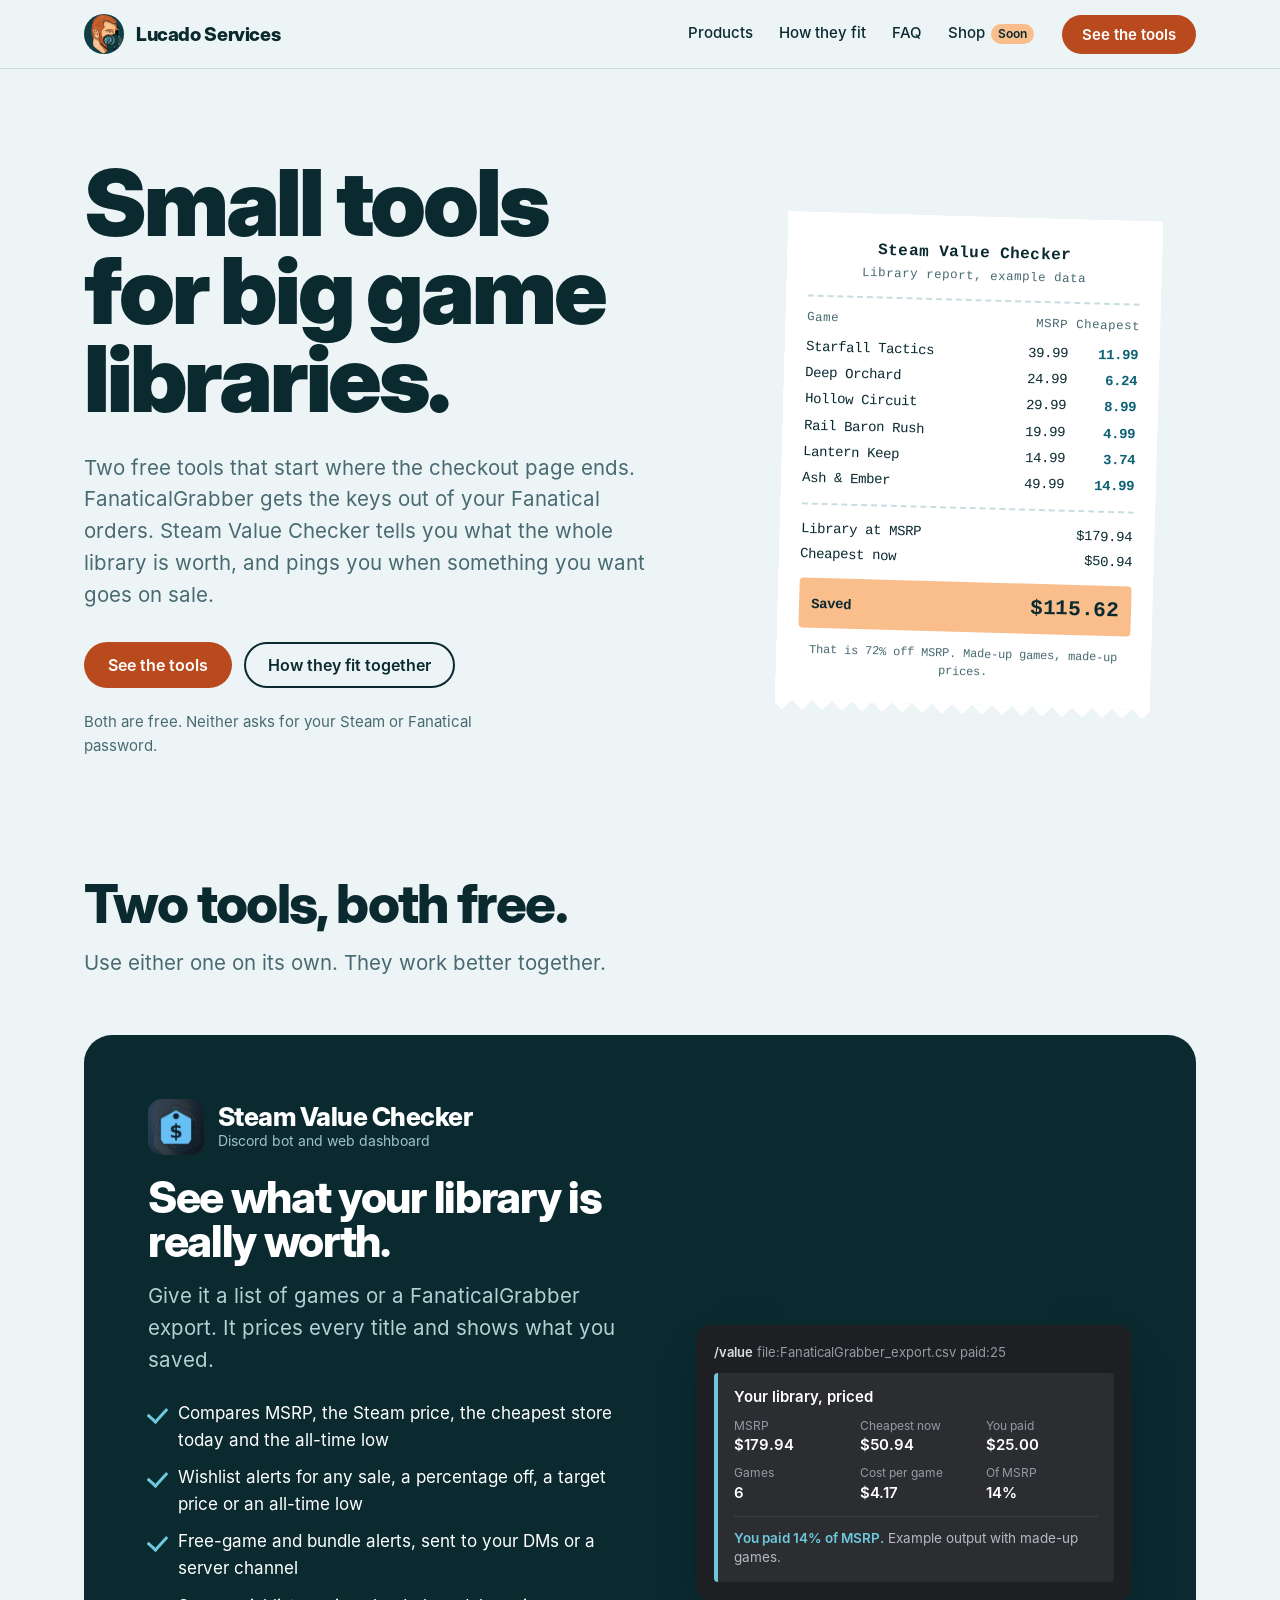
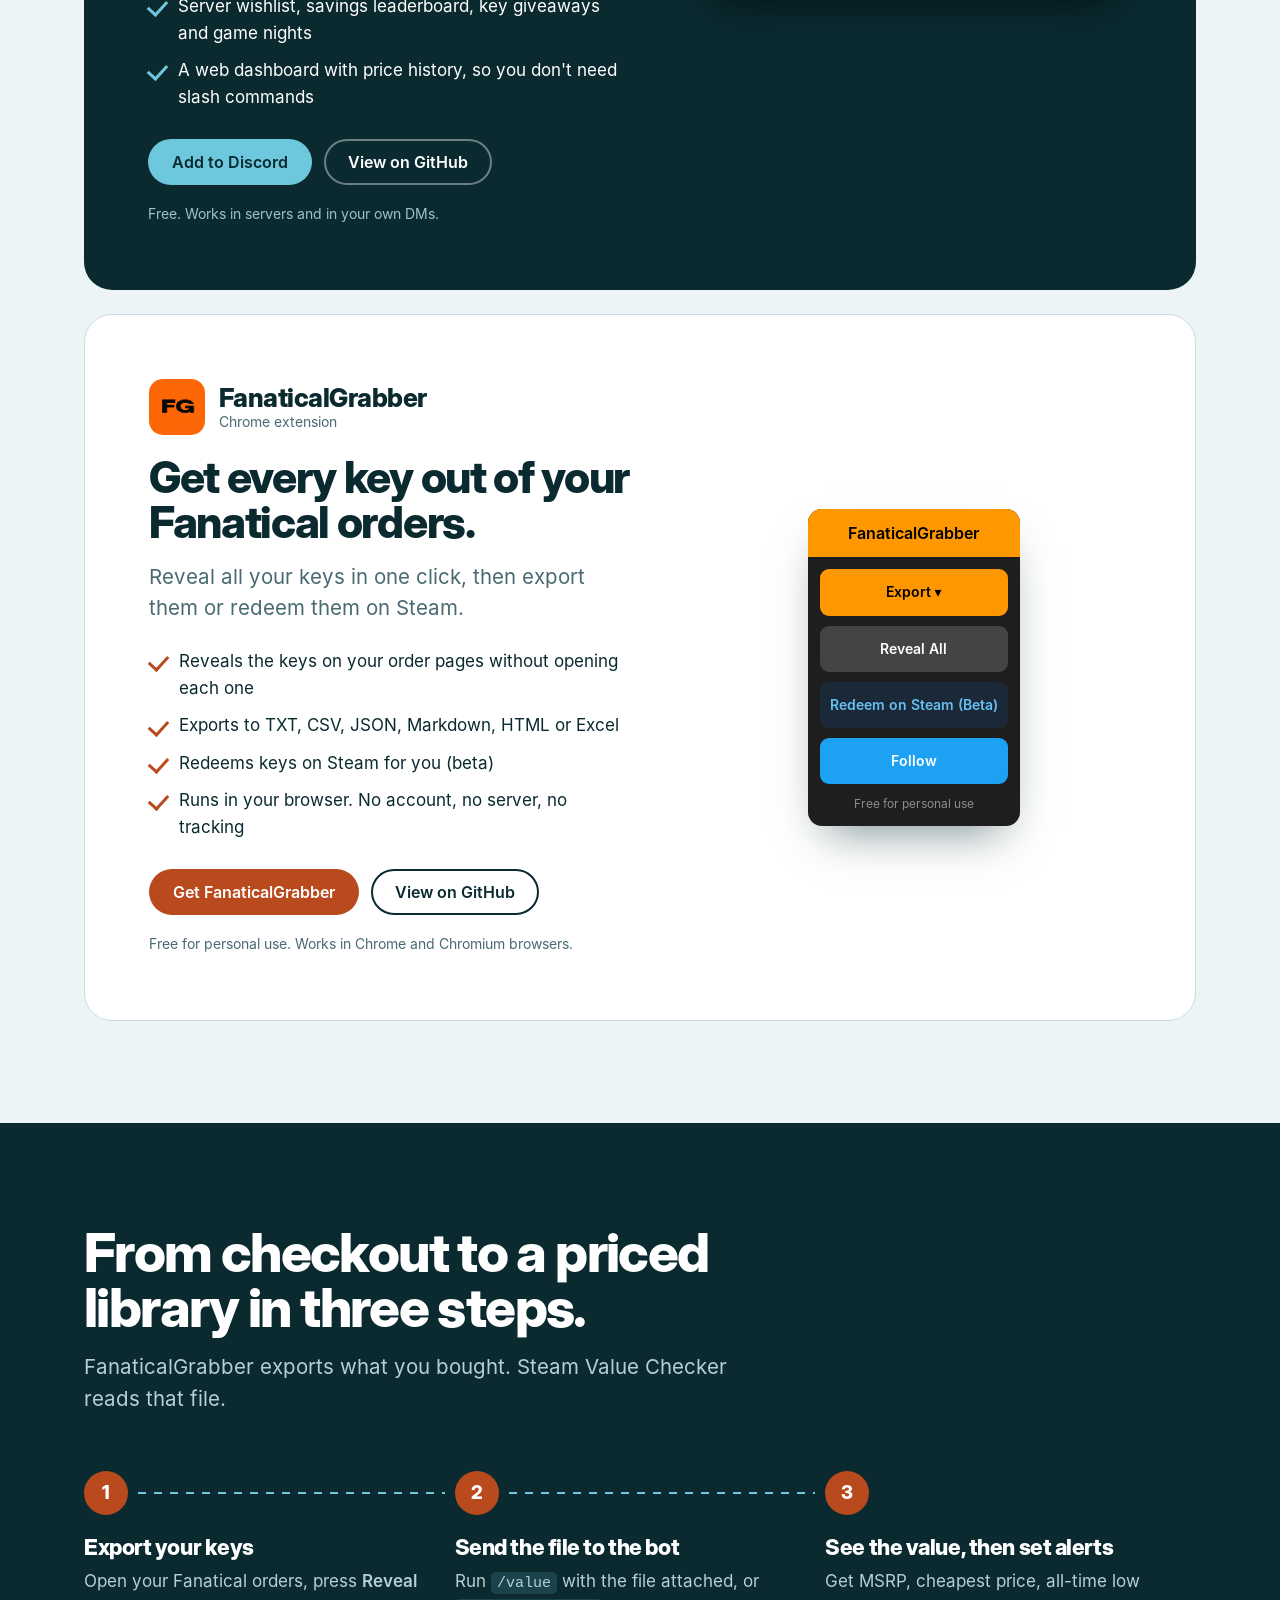
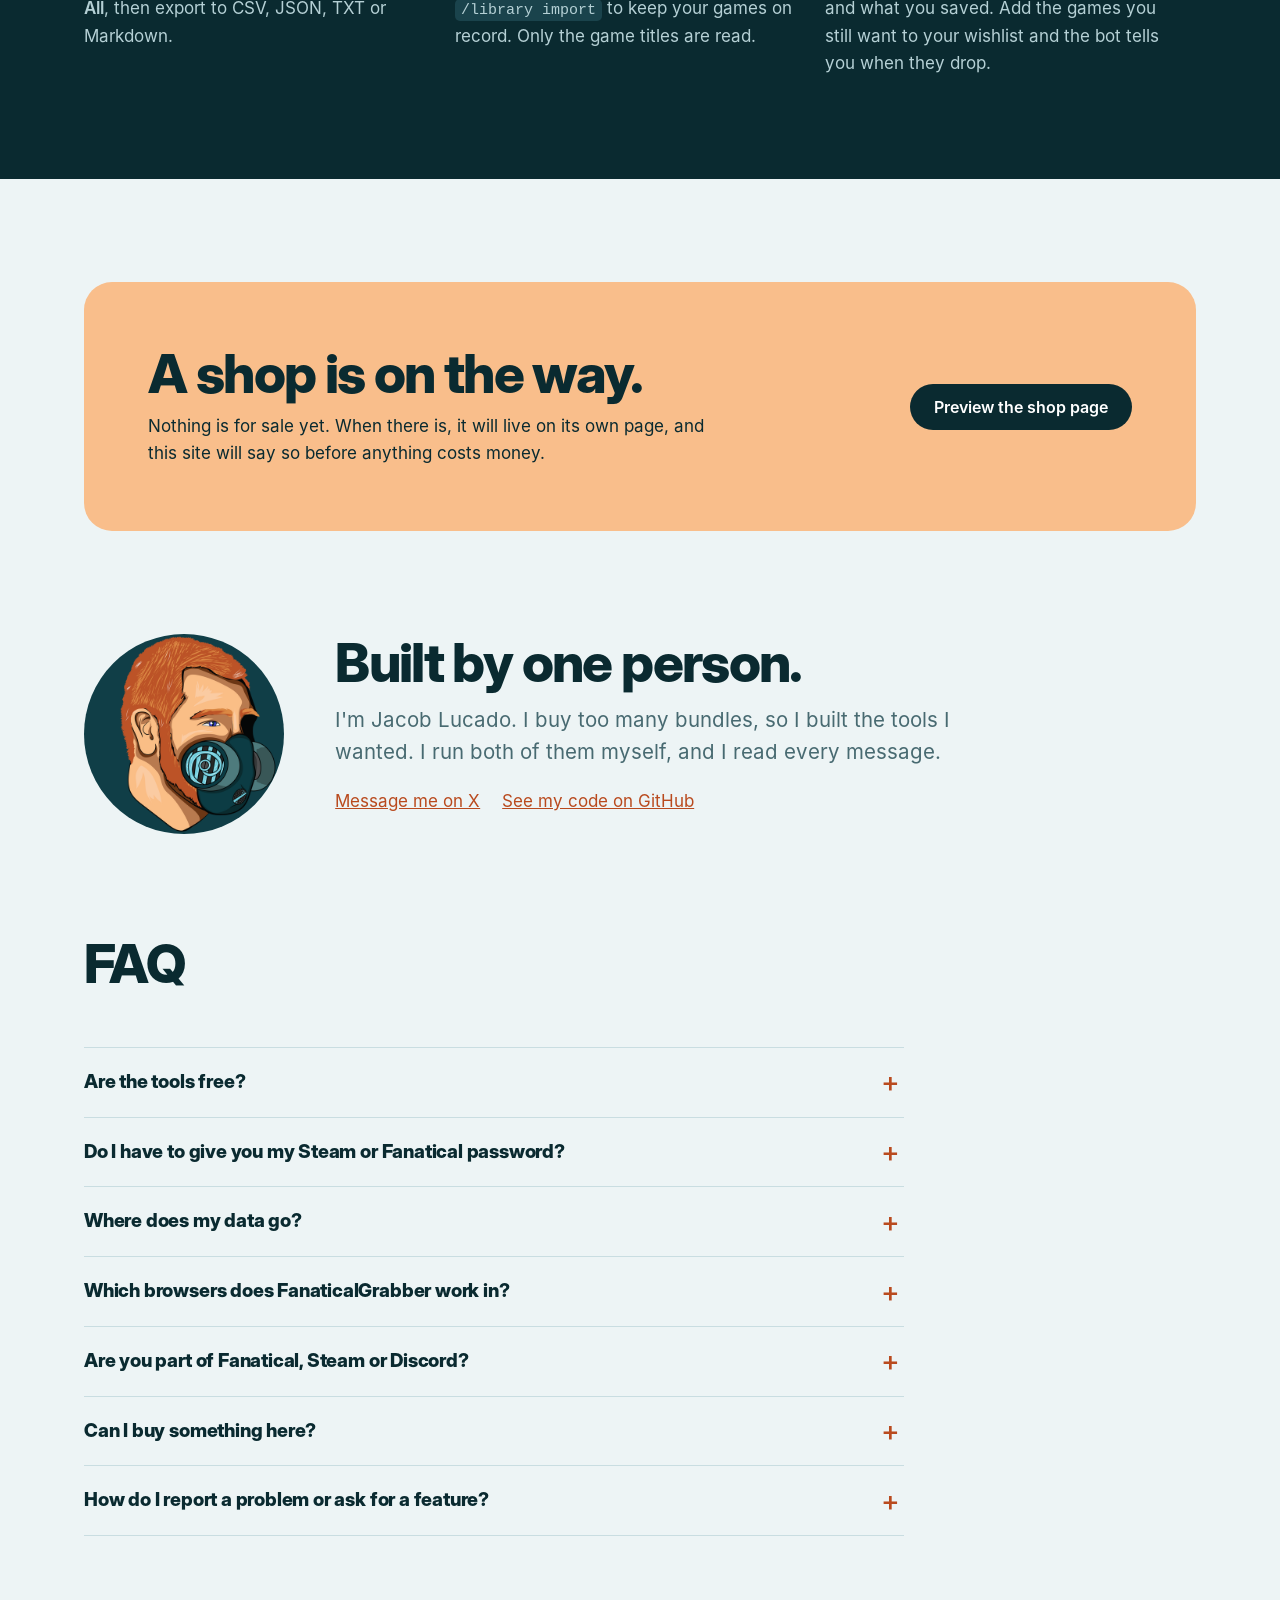
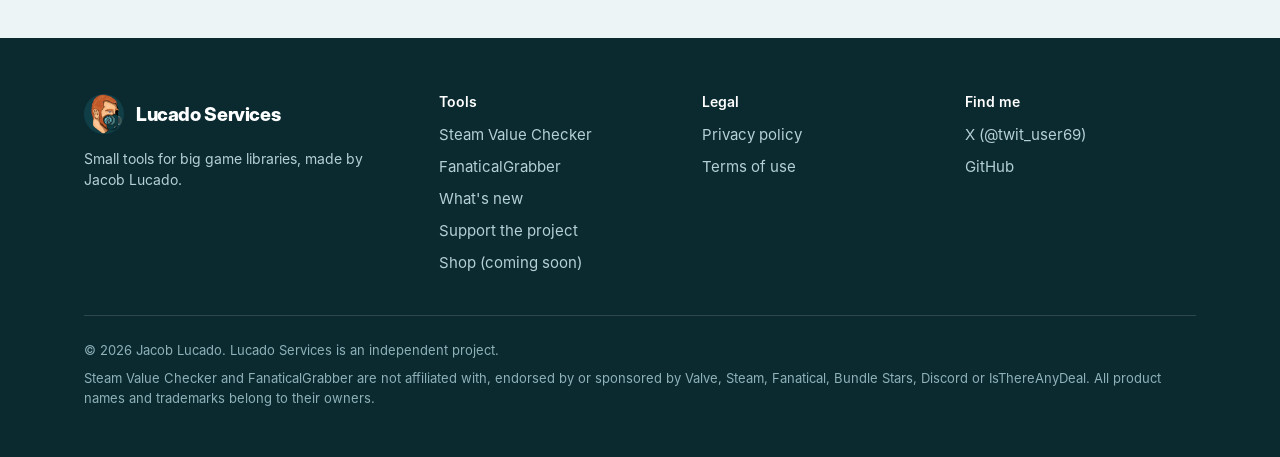
<file: index.html>
<!doctype html>
<html lang="en">
<head>
<meta charset="utf-8">
<meta name="viewport" content="width=device-width, initial-scale=1">
<title>Lucado Services | Free tools for PC game libraries</title>
<meta name="description" content="Steam Value Checker prices your game library and watches for sales. FanaticalGrabber reveals and exports your Fanatical keys. Free tools by Jacob Lucado.">
<meta name="robots" content="index,follow,max-image-preview:large">
<link rel="canonical" href="https://jacob-lucado.github.io/LucadoServices/">
<meta name="theme-color" content="#0a2a30">
<meta name="author" content="Jacob Lucado">
<link rel="icon" href="favicon.ico" sizes="any">
<link rel="icon" type="image/svg+xml" href="favicon.svg">
<link rel="icon" type="image/png" sizes="32x32" href="favicon-32.png">
<link rel="apple-touch-icon" href="apple-touch-icon.png">
<link rel="manifest" href="site.webmanifest">
<link rel="preload" href="assets/fonts/inter-display-900.woff" as="font" type="font/woff" crossorigin>
<link rel="stylesheet" href="assets/css/site.css">

<meta property="og:type" content="website">
<meta property="og:site_name" content="Lucado Services">
<meta property="og:title" content="Lucado Services | Free tools for PC game libraries">
<meta property="og:description" content="Steam Value Checker prices your game library and watches for sales. FanaticalGrabber reveals and exports your Fanatical keys. Free tools by Jacob Lucado.">
<meta property="og:url" content="https://jacob-lucado.github.io/LucadoServices/">
<meta property="og:image" content="https://jacob-lucado.github.io/LucadoServices/assets/img/og-lucado-services.png">
<meta property="og:image:width" content="1200">
<meta property="og:image:height" content="630">
<meta property="og:image:alt" content="Lucado Services: Steam Value Checker and FanaticalGrabber">
<meta name="twitter:card" content="summary_large_image">
<meta name="twitter:title" content="Lucado Services | Free tools for PC game libraries">
<meta name="twitter:description" content="Steam Value Checker prices your game library and watches for sales. FanaticalGrabber reveals and exports your Fanatical keys. Free tools by Jacob Lucado.">
<meta name="twitter:image" content="https://jacob-lucado.github.io/LucadoServices/assets/img/og-lucado-services.png">
<script type="application/ld+json">[{"@context":"https://schema.org","@type":"WebSite","name":"Lucado Services","url":"https://jacob-lucado.github.io/LucadoServices/","description":"Free tools for PC game libraries: Steam Value Checker and FanaticalGrabber.","publisher":{"@type":"Person","name":"Jacob Lucado","url":"https://x.com/twit_user69"}},{"@context":"https://schema.org","@type":"Person","name":"Jacob Lucado","url":"https://jacob-lucado.github.io/LucadoServices/","image":"https://jacob-lucado.github.io/LucadoServices/assets/img/jacob-lucado-1024.png","sameAs":["https://x.com/twit_user69","https://github.com/Jacob-Lucado"]},{"@context":"https://schema.org","@type":"SoftwareApplication","name":"Steam Value Checker","applicationCategory":"UtilitiesApplication","operatingSystem":"Discord","url":"https://steamvaluechecker.com/","description":"A Discord bot that prices your game library, tracks wishlists and alerts you to sales, free games and bundles.","offers":{"@type":"Offer","price":"0","priceCurrency":"USD"},"author":{"@type":"Person","name":"Jacob Lucado"}},{"@context":"https://schema.org","@type":"SoftwareApplication","name":"FanaticalGrabber","applicationCategory":"BrowserApplication","operatingSystem":"Chrome","url":"https://jacob-lucado.github.io/FanaticalGrabber/","description":"A Chrome extension that reveals, exports and redeems the game keys from your own Fanatical orders.","offers":{"@type":"Offer","price":"0","priceCurrency":"USD"},"author":{"@type":"Person","name":"Jacob Lucado"}},{"@context":"https://schema.org","@type":"FAQPage","mainEntity":[{"@type":"Question","name":"Are the tools free?","acceptedAnswer":{"@type":"Answer","text":"Yes. Steam Value Checker and FanaticalGrabber are free to use today. If that ever changes for a feature, it will say so on the tool's own page before you use it."}},{"@type":"Question","name":"Do I have to give you my Steam or Fanatical password?","acceptedAnswer":{"@type":"Answer","text":"No. FanaticalGrabber works on the Fanatical pages you already have open and signed in. Steam Value Checker reads public data, such as a public Steam wishlist, and the web dashboard signs you in through Discord."}},{"@type":"Question","name":"Where does my data go?","acceptedAnswer":{"@type":"Answer","text":"FanaticalGrabber keeps everything in your browser. Steam Value Checker stores only what its features need, such as your wishlist and alert settings, and lets you export or delete it with /mydata. Each tool has its own privacy policy, and this site has its own."}},{"@type":"Question","name":"Which browsers does FanaticalGrabber work in?","acceptedAnswer":{"@type":"Answer","text":"Chrome and other Chromium-based browsers, such as Edge and Brave. It installs from the Chrome Web Store (Edge asks you to allow extensions from other stores first)."}},{"@type":"Question","name":"Are you part of Fanatical, Steam or Discord?","acceptedAnswer":{"@type":"Answer","text":"No. These are independent projects. They work with those services but are not made, approved or supported by them."}},{"@type":"Question","name":"Can I buy something here?","acceptedAnswer":{"@type":"Answer","text":"Not yet. The shop page is a placeholder while I decide what belongs in it. Nothing on this site takes payments."}},{"@type":"Question","name":"How do I report a problem or ask for a feature?","acceptedAnswer":{"@type":"Answer","text":"Message me on X, or open an issue on the tool's GitHub page: Steam Value Checker or FanaticalGrabber."}}]}]</script>
</head>
<body>
<a class="skip" href="#main">Skip to content</a>
<header class="top">
  <div class="wrap">
    <a class="brand" href="./"><img src="assets/img/jacob-lucado-256.png" width="40" height="40" alt="">Lucado Services</a>
    <nav class="nav" aria-label="Main">
      <a href="#products">Products</a>
      <a href="#how">How they fit</a>
      <a href="#faq">FAQ</a>
      <a class="keep" href="shop/">Shop<span class="soon">Soon</span></a>
    </nav>
    <a class="btn btn-hair" href="#products">See the tools</a>
  </div>
</header>

<main id="main">

<section class="hero">
  <div class="wrap">
    <div>
      <h1>Small tools for big game libraries.</h1>
      <p class="lede">Two free tools that start where the checkout page ends. FanaticalGrabber gets the keys out of your Fanatical orders. Steam Value Checker tells you what the whole library is worth, and pings you when something you want goes on sale.</p>
      <div class="btns">
        <a class="btn btn-hair" href="#products">See the tools</a>
        <a class="btn btn-line" href="#how">How they fit together</a>
      </div>
      <p class="assure">Both are free. Neither asks for your Steam or Fanatical password.</p>
    </div>
    <div class="receipt-wrap">
      <figure class="receipt print" id="receipt" aria-label="Example library report with made-up games and prices" style="margin-block:0">
        <div class="rc-head"><strong>Steam Value Checker</strong><span>Library report, example data</span></div>
        <div class="rc-cols"><span>Game</span><span>MSRP</span><span>Cheapest</span></div>
          <div class="rc-row"><span>Starfall Tactics</span><span>39.99</span><span class="cheap">11.99</span></div>
          <div class="rc-row"><span>Deep Orchard</span><span>24.99</span><span class="cheap">6.24</span></div>
          <div class="rc-row"><span>Hollow Circuit</span><span>29.99</span><span class="cheap">8.99</span></div>
          <div class="rc-row"><span>Rail Baron Rush</span><span>19.99</span><span class="cheap">4.99</span></div>
          <div class="rc-row"><span>Lantern Keep</span><span>14.99</span><span class="cheap">3.74</span></div>
          <div class="rc-row"><span>Ash &amp; Ember</span><span>49.99</span><span class="cheap">14.99</span></div>
        <div class="rc-total">
          <div class="rc-line"><span>Library at MSRP</span><span>$179.94</span></div>
          <div class="rc-line"><span>Cheapest now</span><span>$50.94</span></div>
        </div>
        <div class="rc-save"><span>Saved</span><b data-count="129.00">$129.00</b></div>
        <div class="rc-foot">That is 72% off MSRP. Made-up games, made-up prices.</div>
      </figure>
    </div>
  </div>
</section>

<section class="live" id="live-stats" hidden aria-label="Steam Value Checker right now">
  <div class="wrap">
    <p class="live-label">Steam Value Checker right now</p>
    <ul>
      <li data-stat="servers" hidden><b>0</b> servers</li>
      <li data-stat="gamesWatched" hidden><b>0</b> games watched</li>
      <li data-stat="alerts24h" hidden><b>0</b> alerts in the last day</li>
    </ul>
    <a href="news.html">What's new</a>
  </div>
</section>

<section class="section" id="products" style="padding-top:0">
  <div class="wrap">
    <div class="section-head">
      <h2>Two tools, both free.</h2>
      <p class="lede">Use either one on its own. They work better together.</p>
    </div>

    <article class="product bot on-dark">
      <div>
        <div class="p-id"><img src="assets/img/svc-logo-256.png" width="56" height="56" alt=""><div><h3>Steam Value Checker</h3><span class="p-kind">Discord bot and web dashboard</span></div></div>
        <h2>See what your library is really worth.</h2>
        <p class="lede">Give it a list of games or a FanaticalGrabber export. It prices every title and shows what you saved.</p>
        <ul class="ticks">
          <li>Compares MSRP, the Steam price, the cheapest store today and the all-time low</li>
          <li>Wishlist alerts for any sale, a percentage off, a target price or an all-time low</li>
          <li>Free-game and bundle alerts, sent to your DMs or a server channel</li>
          <li>Server wishlist, savings leaderboard, key giveaways and game nights</li>
          <li>A web dashboard with price history, so you don't need slash commands</li>
        </ul>
        <div class="btns">
          <a class="btn btn-cyan" href="https://steamvaluechecker.com/">Add to Discord</a>
          <a class="btn btn-ghost-dark" href="https://github.com/Jacob-Lucado/SteamValueChecker">View on GitHub</a>
        </div>
        <p class="meta-line">Free. Works in servers and in your own DMs.</p>
      </div>
      <div aria-label="Example of the bot's reply">
        <div class="dc">
          <div class="dc-cmd"><b>/value</b> file:FanaticalGrabber_export.csv paid:25</div>
          <div class="dc-embed">
            <h4>Your library, priced</h4>
            <dl class="dc-grid" style="margin:0">
              <div><dt>MSRP</dt><dd>$179.94</dd></div>
              <div><dt>Cheapest now</dt><dd>$50.94</dd></div>
              <div><dt>You paid</dt><dd>$25.00</dd></div>
              <div><dt>Games</dt><dd>6</dd></div>
              <div><dt>Cost per game</dt><dd>$4.17</dd></div>
              <div><dt>Of MSRP</dt><dd>14%</dd></div>
            </dl>
            <p class="dc-verdict"><b>You paid 14% of MSRP.</b> Example output with made-up games.</p>
          </div>
        </div>
      </div>
    </article>

    <article class="product grab">
      <div>
        <div class="p-id"><img src="assets/img/fg-icon-128.png" width="56" height="56" alt=""><div><h3>FanaticalGrabber</h3><span class="p-kind">Chrome extension</span></div></div>
        <h2>Get every key out of your Fanatical orders.</h2>
        <p class="lede">Reveal all your keys in one click, then export them or redeem them on Steam.</p>
        <ul class="ticks">
          <li>Reveals the keys on your order pages without opening each one</li>
          <li>Exports to TXT, CSV, JSON, Markdown, HTML or Excel</li>
          <li>Redeems keys on Steam for you (beta)</li>
          <li>Runs in your browser. No account, no server, no tracking</li>
        </ul>
        <div class="btns">
          <a class="btn btn-hair" href="https://jacob-lucado.github.io/FanaticalGrabber/">Get FanaticalGrabber</a>
          <a class="btn btn-line" href="https://github.com/Jacob-Lucado/FanaticalGrabber">View on GitHub</a>
        </div>
        <p class="meta-line">Free for personal use. Works in Chrome and Chromium browsers.</p>
      </div>
      <div class="ext" role="img" aria-label="The FanaticalGrabber panel with Export, Reveal All and Redeem on Steam buttons">
        <div class="ext-h">FanaticalGrabber</div>
        <div class="ext-b"><span class="o">Export &#9662;</span><span>Reveal All</span><span class="s">Redeem on Steam (Beta)</span><span class="x">Follow</span></div>
        <div class="ext-v">Free for personal use</div>
      </div>
    </article>
  </div>
</section>

<section class="section on-dark" id="how">
  <div class="wrap">
    <div class="section-head">
      <h2>From checkout to a priced library in three steps.</h2>
      <p class="lede">FanaticalGrabber exports what you bought. Steam Value Checker reads that file.</p>
    </div>
    <ol class="steps">
      <li><h3>Export your keys</h3><p>Open your Fanatical orders, press <strong>Reveal All</strong>, then export to CSV, JSON, TXT or Markdown.</p></li>
      <li><h3>Send the file to the bot</h3><p>Run <code>/value</code> with the file attached, or <code>/library import</code> to keep your games on record. Only the game titles are read.</p></li>
      <li><h3>See the value, then set alerts</h3><p>Get MSRP, cheapest price, all-time low and what you saved. Add the games you still want to your wishlist and the bot tells you when they drop.</p></li>
    </ol>
  </div>
</section>

<section class="section">
  <div class="wrap">
    <div class="shopband">
      <div>
        <h2>A shop is on the way.</h2>
        <p>Nothing is for sale yet. When there is, it will live on its own page, and this site will say so before anything costs money.</p>
      </div>
      <a class="btn btn-ink" href="shop/">Preview the shop page</a>
    </div>
  </div>
</section>

<section class="section" style="padding-top:0">
  <div class="wrap about">
    <img src="assets/img/jacob-lucado-512.png" width="200" height="200" alt="Illustrated portrait of Jacob Lucado, a red-haired man wearing a respirator" loading="lazy">
    <div>
      <h2>Built by one person.</h2>
      <p class="lede">I'm Jacob Lucado. I buy too many bundles, so I built the tools I wanted. I run both of them myself, and I read every message.</p>
      <ul class="links"><li><a href="https://x.com/twit_user69">Message me on X</a></li><li><a href="https://github.com/Jacob-Lucado">See my code on GitHub</a></li></ul>
    </div>
  </div>
</section>

<section class="section" id="faq" style="padding-top:0">
  <div class="wrap">
    <div class="section-head"><h2>FAQ</h2></div>
    <div class="faq">
    <details><summary>Are the tools free?</summary><p>Yes. Steam Value Checker and FanaticalGrabber are free to use today. If that ever changes for a feature, it will say so on the tool's own page before you use it.</p></details>
    <details><summary>Do I have to give you my Steam or Fanatical password?</summary><p>No. FanaticalGrabber works on the Fanatical pages you already have open and signed in. Steam Value Checker reads public data, such as a public Steam wishlist, and the web dashboard signs you in through Discord.</p></details>
    <details><summary>Where does my data go?</summary><p>FanaticalGrabber keeps everything in your browser. Steam Value Checker stores only what its features need, such as your wishlist and alert settings, and lets you export or delete it with <code>/mydata</code>. Each tool has its own privacy policy, and this site has its own.</p></details>
    <details><summary>Which browsers does FanaticalGrabber work in?</summary><p>Chrome and other Chromium-based browsers, such as Edge and Brave. It installs from the Chrome Web Store (Edge asks you to allow extensions from other stores first).</p></details>
    <details><summary>Are you part of Fanatical, Steam or Discord?</summary><p>No. These are independent projects. They work with those services but are not made, approved or supported by them.</p></details>
    <details><summary>Can I buy something here?</summary><p>Not yet. The shop page is a placeholder while I decide what belongs in it. Nothing on this site takes payments. If you'd like to chip in toward the hosting costs, the <a href="support.html">support page</a> has a PayPal link.</p></details>
    <details><summary>How do I report a problem or ask for a feature?</summary><p>Message me on <a href="https://x.com/twit_user69">X</a>, or open an issue on the tool's GitHub page: <a href="https://github.com/Jacob-Lucado/SteamValueChecker/issues">Steam Value Checker</a> or <a href="https://github.com/Jacob-Lucado/FanaticalGrabber/issues">FanaticalGrabber</a>.</p></details>
    </div>
  </div>
</section>

</main>
<footer class="foot">
  <div class="wrap">
    <div class="grid">
      <div>
        <a class="brand" href="./"><img src="assets/img/jacob-lucado-256.png" width="40" height="40" alt="">Lucado Services</a>
        <p class="small" style="max-width:34ch">Small tools for big game libraries, made by Jacob Lucado.</p>
      </div>
      <div>
        <h3>Tools</h3>
        <ul>
          <li><a href="https://steamvaluechecker.com/">Steam Value Checker</a></li>
          <li><a href="https://jacob-lucado.github.io/FanaticalGrabber/">FanaticalGrabber</a></li>
          <li><a href="news.html">What's new</a></li>
          <li><a href="support.html">Support the project</a></li>
          <li><a href="shop/">Shop (coming soon)</a></li>
        </ul>
      </div>
      <div>
        <h3>Legal</h3>
        <ul>
          <li><a href="privacy.html">Privacy policy</a></li>
          <li><a href="terms.html">Terms of use</a></li>
        </ul>
      </div>
      <div>
        <h3>Find me</h3>
        <ul>
          <li><a href="https://x.com/twit_user69">X (@twit_user69)</a></li>
          <li><a href="https://github.com/Jacob-Lucado">GitHub</a></li>
        </ul>
      </div>
    </div>
    <div class="fine">
      <p>&copy; 2026 Jacob Lucado. Lucado Services is an independent project.</p>
      <p>Steam Value Checker and FanaticalGrabber are not affiliated with, endorsed by or sponsored by Valve, Steam, Fanatical, Bundle Stars, Discord or IsThereAnyDeal. All product names and trademarks belong to their owners.</p>
    </div>
  </div>
</footer>
<script src="assets/js/site.js" defer></script>
<script src="assets/js/live.js" defer></script>
</body>
</html>
</file>
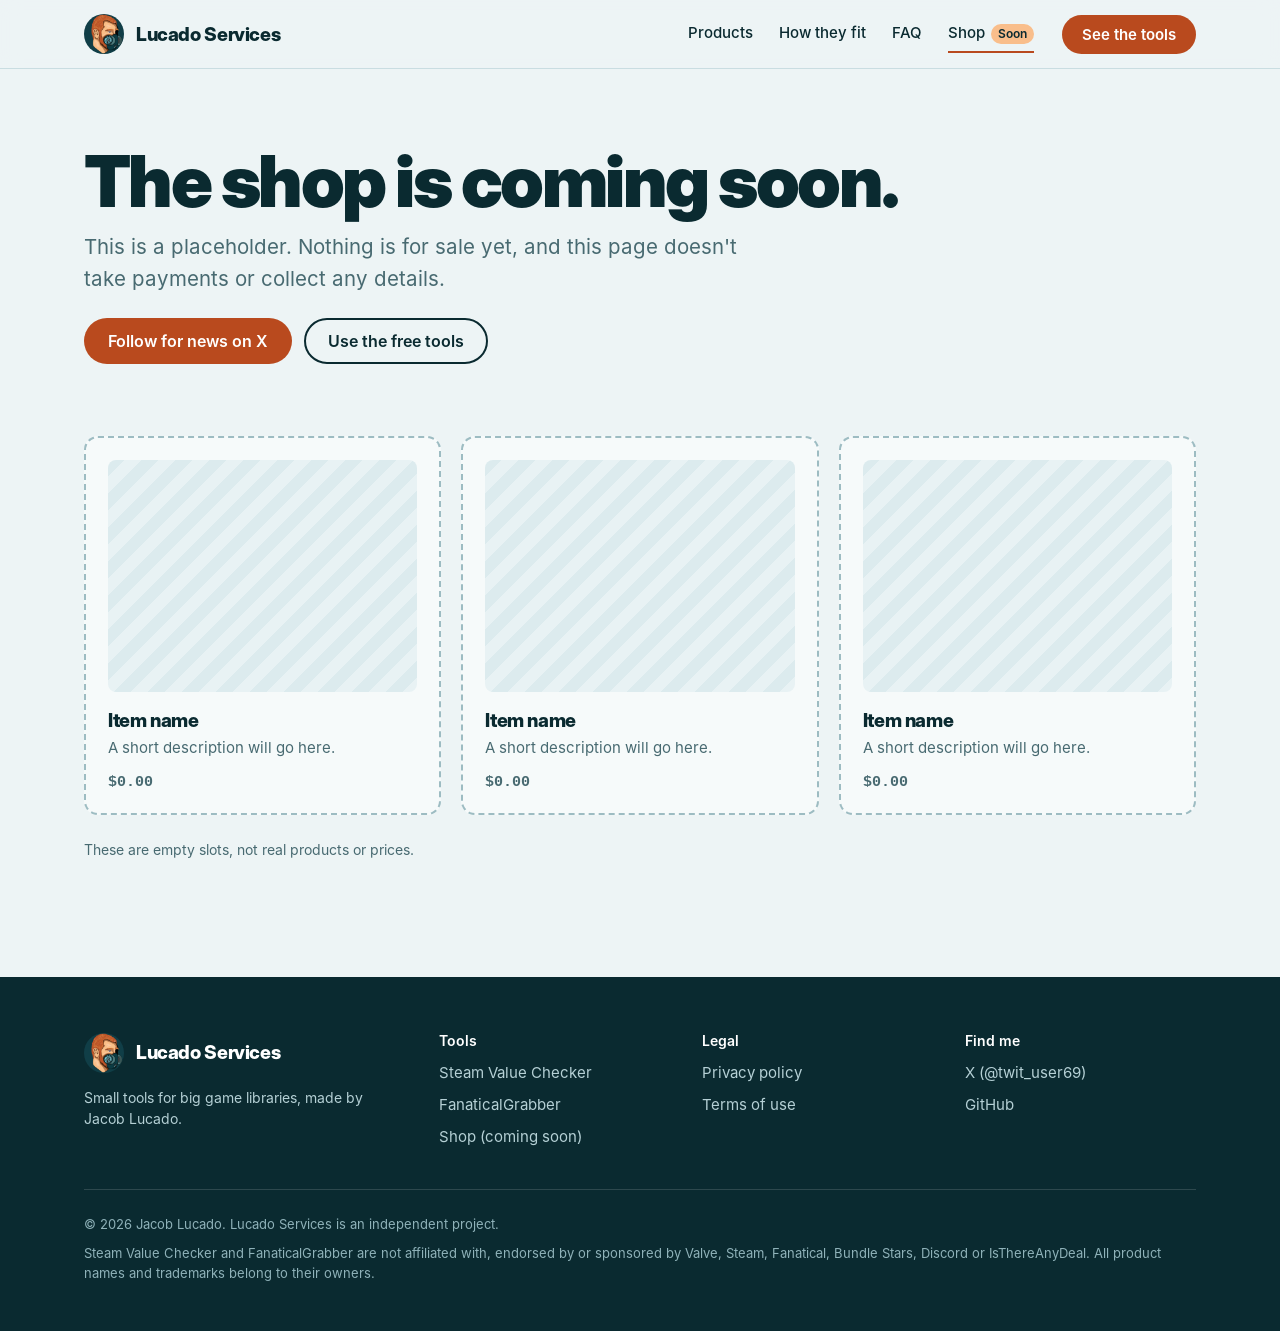
<file: shop/index.html>
<!doctype html>
<html lang="en">
<head>
<meta charset="utf-8">
<meta name="viewport" content="width=device-width, initial-scale=1">
<title>Shop | Lucado Services</title>
<meta name="description" content="The Lucado Services shop is coming soon. Nothing is for sale yet.">
<meta name="robots" content="noindex,follow">
<link rel="canonical" href="https://jacob-lucado.github.io/LucadoServices/shop/">
<meta name="theme-color" content="#0a2a30">
<meta name="author" content="Jacob Lucado">
<link rel="icon" href="../favicon.ico" sizes="any">
<link rel="icon" type="image/svg+xml" href="../favicon.svg">
<link rel="icon" type="image/png" sizes="32x32" href="../favicon-32.png">
<link rel="apple-touch-icon" href="../apple-touch-icon.png">
<link rel="manifest" href="../site.webmanifest">
<link rel="preload" href="../assets/fonts/inter-display-900.woff" as="font" type="font/woff" crossorigin>
<link rel="stylesheet" href="../assets/css/site.css">

<meta property="og:type" content="website">
<meta property="og:site_name" content="Lucado Services">
<meta property="og:title" content="Shop | Lucado Services">
<meta property="og:description" content="The Lucado Services shop is coming soon. Nothing is for sale yet.">
<meta property="og:url" content="https://jacob-lucado.github.io/LucadoServices/shop/">
<meta property="og:image" content="https://jacob-lucado.github.io/LucadoServices/assets/img/og-lucado-services.png">
<meta property="og:image:width" content="1200">
<meta property="og:image:height" content="630">
<meta property="og:image:alt" content="Lucado Services: Steam Value Checker and FanaticalGrabber">
<meta name="twitter:card" content="summary_large_image">
<meta name="twitter:title" content="Shop | Lucado Services">
<meta name="twitter:description" content="The Lucado Services shop is coming soon. Nothing is for sale yet.">
<meta name="twitter:image" content="https://jacob-lucado.github.io/LucadoServices/assets/img/og-lucado-services.png">
</head>
<body>
<a class="skip" href="#main">Skip to content</a>
<header class="top">
  <div class="wrap">
    <a class="brand" href="../"><img src="../assets/img/jacob-lucado-256.png" width="40" height="40" alt="">Lucado Services</a>
    <nav class="nav" aria-label="Main">
      <a href="../#products">Products</a>
      <a href="../#how">How they fit</a>
      <a href="../#faq">FAQ</a>
      <a class="keep" href="../shop/" aria-current="page">Shop<span class="soon">Soon</span></a>
    </nav>
    <a class="btn btn-hair" href="../#products">See the tools</a>
  </div>
</header>

<main id="main">
<section class="page-head">
  <div class="wrap">
    <h1>The shop is coming soon.</h1>
    <p class="lede">This is a placeholder. Nothing is for sale yet, and this page doesn't take payments or collect any details.</p>
    <div class="btns" style="margin-top:24px"><a class="btn btn-hair" href="https://x.com/twit_user69">Follow for news on X</a><a class="btn btn-line" href="../#products">Use the free tools</a></div>
  </div>
</section>
<section class="section" style="padding-top:24px">
  <div class="wrap">
    <ul class="shop-grid" aria-label="Placeholder shop items">
      <li class="slot"><div class="ph" aria-hidden="true"></div><h3>Item name</h3><p>A short description will go here.</p><span class="price">$0.00</span></li>
      <li class="slot"><div class="ph" aria-hidden="true"></div><h3>Item name</h3><p>A short description will go here.</p><span class="price">$0.00</span></li>
      <li class="slot"><div class="ph" aria-hidden="true"></div><h3>Item name</h3><p>A short description will go here.</p><span class="price">$0.00</span></li>
    </ul>
    <p class="small" style="margin-top:24px;color:var(--muted)">These are empty slots, not real products or prices.</p>
  </div>
</section>
</main>
<footer class="foot">
  <div class="wrap">
    <div class="grid">
      <div>
        <a class="brand" href="../"><img src="../assets/img/jacob-lucado-256.png" width="40" height="40" alt="">Lucado Services</a>
        <p class="small" style="max-width:34ch">Small tools for big game libraries, made by Jacob Lucado.</p>
      </div>
      <div>
        <h3>Tools</h3>
        <ul>
          <li><a href="https://steamvaluechecker.com/">Steam Value Checker</a></li>
          <li><a href="https://jacob-lucado.github.io/FanaticalGrabber/">FanaticalGrabber</a></li>
          <li><a href="../shop/">Shop (coming soon)</a></li>
        </ul>
      </div>
      <div>
        <h3>Legal</h3>
        <ul>
          <li><a href="../privacy.html">Privacy policy</a></li>
          <li><a href="../terms.html">Terms of use</a></li>
        </ul>
      </div>
      <div>
        <h3>Find me</h3>
        <ul>
          <li><a href="https://x.com/twit_user69">X (@twit_user69)</a></li>
          <li><a href="https://github.com/Jacob-Lucado">GitHub</a></li>
        </ul>
      </div>
    </div>
    <div class="fine">
      <p>&copy; 2026 Jacob Lucado. Lucado Services is an independent project.</p>
      <p>Steam Value Checker and FanaticalGrabber are not affiliated with, endorsed by or sponsored by Valve, Steam, Fanatical, Bundle Stars, Discord or IsThereAnyDeal. All product names and trademarks belong to their owners.</p>
    </div>
  </div>
</footer>
</body>
</html>
</file>
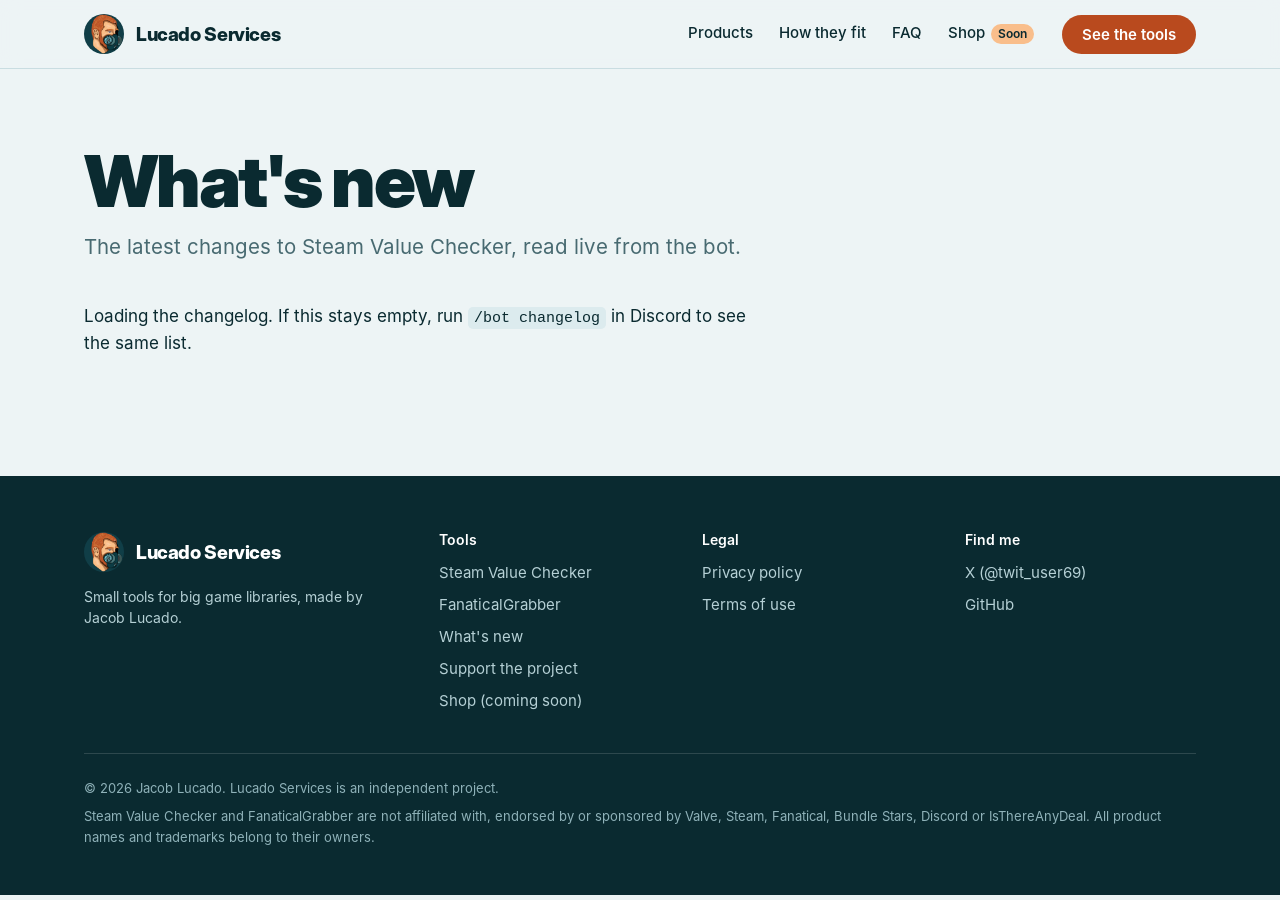
<file: news.html>
<!doctype html>
<html lang="en">
<head>
<meta charset="utf-8">
<meta name="viewport" content="width=device-width, initial-scale=1">
<title>What's new | Lucado Services</title>
<meta name="description" content="The latest changes to Steam Value Checker, straight from the bot.">
<meta name="robots" content="index,follow,max-image-preview:large">
<link rel="canonical" href="https://jacob-lucado.github.io/LucadoServices/news.html">
<meta name="theme-color" content="#0a2a30">
<meta name="author" content="Jacob Lucado">
<link rel="icon" href="favicon.ico" sizes="any">
<link rel="icon" type="image/svg+xml" href="favicon.svg">
<link rel="icon" type="image/png" sizes="32x32" href="favicon-32.png">
<link rel="apple-touch-icon" href="apple-touch-icon.png">
<link rel="manifest" href="site.webmanifest">
<link rel="preload" href="assets/fonts/inter-display-900.woff" as="font" type="font/woff" crossorigin>
<link rel="stylesheet" href="assets/css/site.css">

<meta property="og:type" content="website">
<meta property="og:site_name" content="Lucado Services">
<meta property="og:title" content="What's new | Lucado Services">
<meta property="og:description" content="The latest changes to Steam Value Checker, straight from the bot.">
<meta property="og:url" content="https://jacob-lucado.github.io/LucadoServices/news.html">
<meta property="og:image" content="https://jacob-lucado.github.io/LucadoServices/assets/img/og-lucado-services.png">
<meta property="og:image:width" content="1200">
<meta property="og:image:height" content="630">
<meta property="og:image:alt" content="Lucado Services: Steam Value Checker and FanaticalGrabber">
<meta name="twitter:card" content="summary_large_image">
<meta name="twitter:title" content="What's new | Lucado Services">
<meta name="twitter:description" content="The latest changes to Steam Value Checker, straight from the bot.">
<meta name="twitter:image" content="https://jacob-lucado.github.io/LucadoServices/assets/img/og-lucado-services.png">
</head>
<body>
<a class="skip" href="#main">Skip to content</a>
<header class="top">
  <div class="wrap">
    <a class="brand" href="./"><img src="assets/img/jacob-lucado-256.png" width="40" height="40" alt="">Lucado Services</a>
    <nav class="nav" aria-label="Main">
      <a href="#products">Products</a>
      <a href="#how">How they fit</a>
      <a href="#faq">FAQ</a>
      <a class="keep" href="shop/">Shop<span class="soon">Soon</span></a>
    </nav>
    <a class="btn btn-hair" href="#products">See the tools</a>
  </div>
</header>

<main id="main">
<section class="page-head"><div class="wrap"><h1>What's new</h1><p class="updated lede" style="margin:0">The latest changes to Steam Value Checker, read live from the bot.</p></div></section>
<section class="legal"><div class="wrap"><div class="body">
<div id="news-list" class="news"><p>Loading the changelog. If this stays empty, run <code>/bot changelog</code> in Discord to see the same list.</p></div>
<noscript><p>This list needs JavaScript. You can also run <code>/bot changelog</code> in Discord.</p></noscript>
</div></div></section>
</main>
<footer class="foot">
  <div class="wrap">
    <div class="grid">
      <div>
        <a class="brand" href="./"><img src="assets/img/jacob-lucado-256.png" width="40" height="40" alt="">Lucado Services</a>
        <p class="small" style="max-width:34ch">Small tools for big game libraries, made by Jacob Lucado.</p>
      </div>
      <div>
        <h3>Tools</h3>
        <ul>
          <li><a href="https://steamvaluechecker.com/">Steam Value Checker</a></li>
          <li><a href="https://jacob-lucado.github.io/FanaticalGrabber/">FanaticalGrabber</a></li>
          <li><a href="news.html">What's new</a></li>
          <li><a href="support.html">Support the project</a></li>
          <li><a href="shop/">Shop (coming soon)</a></li>
        </ul>
      </div>
      <div>
        <h3>Legal</h3>
        <ul>
          <li><a href="privacy.html">Privacy policy</a></li>
          <li><a href="terms.html">Terms of use</a></li>
        </ul>
      </div>
      <div>
        <h3>Find me</h3>
        <ul>
          <li><a href="https://x.com/twit_user69">X (@twit_user69)</a></li>
          <li><a href="https://github.com/Jacob-Lucado">GitHub</a></li>
        </ul>
      </div>
    </div>
    <div class="fine">
      <p>&copy; 2026 Jacob Lucado. Lucado Services is an independent project.</p>
      <p>Steam Value Checker and FanaticalGrabber are not affiliated with, endorsed by or sponsored by Valve, Steam, Fanatical, Bundle Stars, Discord or IsThereAnyDeal. All product names and trademarks belong to their owners.</p>
    </div>
  </div>
</footer>
<script src="assets/js/live.js" defer></script>
</body>
</html>
</file>
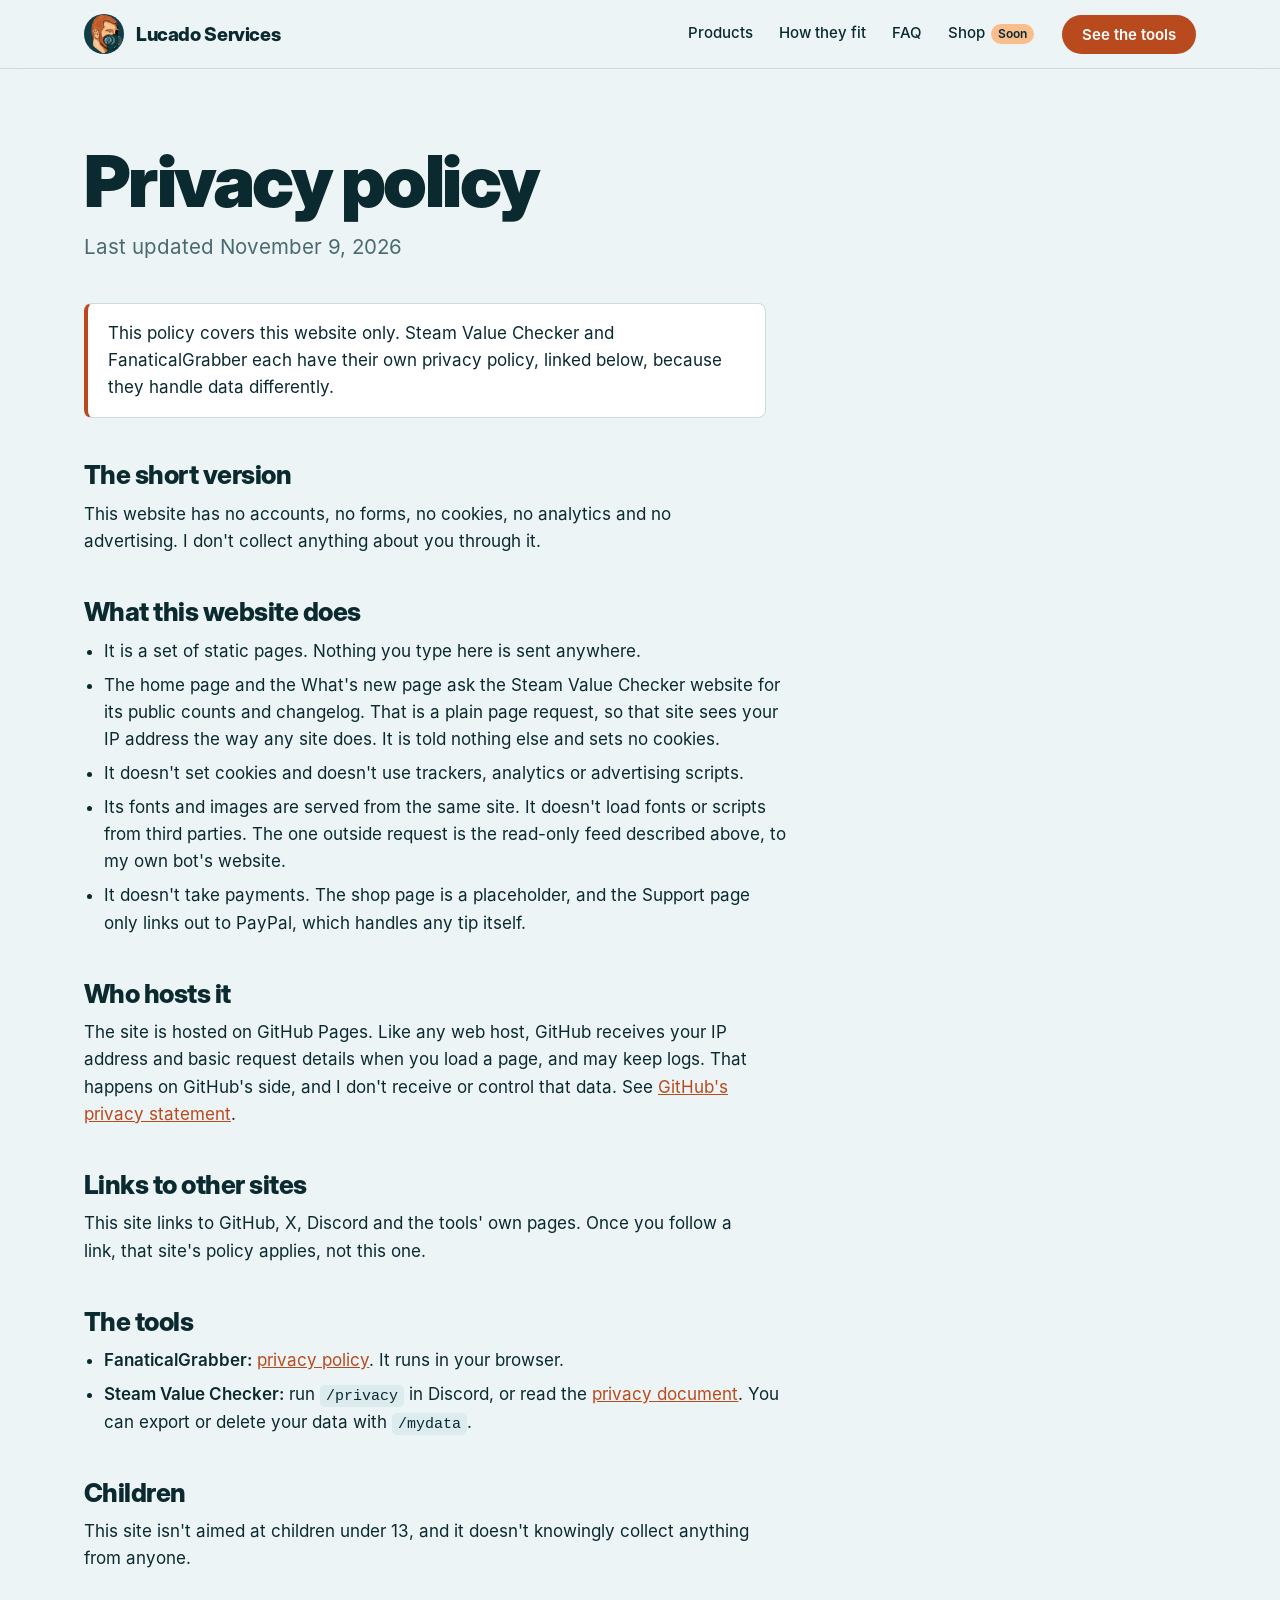
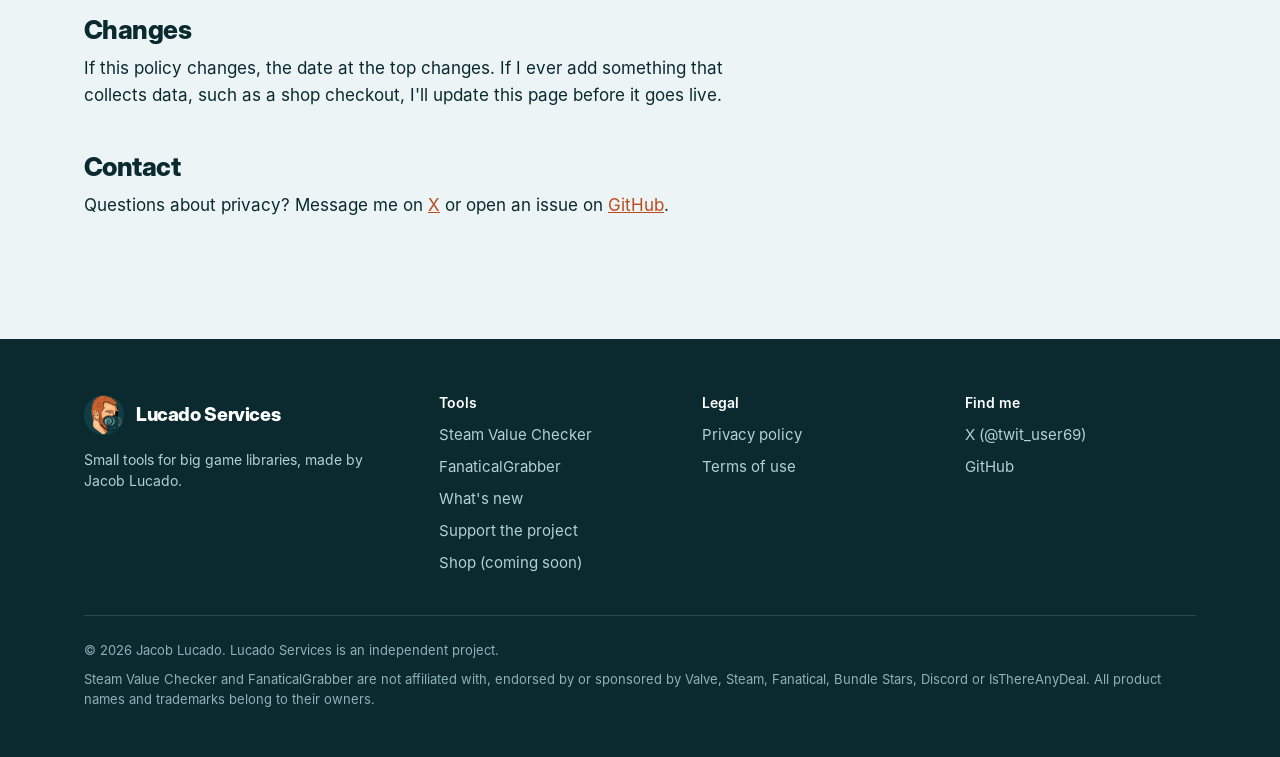
<file: privacy.html>
<!doctype html>
<html lang="en">
<head>
<meta charset="utf-8">
<meta name="viewport" content="width=device-width, initial-scale=1">
<title>Privacy policy | Lucado Services</title>
<meta name="description" content="How the Lucado Services website handles your data, and where to find the privacy policy for each tool.">
<meta name="robots" content="index,follow,max-image-preview:large">
<link rel="canonical" href="https://jacob-lucado.github.io/LucadoServices/privacy.html">
<meta name="theme-color" content="#0a2a30">
<meta name="author" content="Jacob Lucado">
<link rel="icon" href="favicon.ico" sizes="any">
<link rel="icon" type="image/svg+xml" href="favicon.svg">
<link rel="icon" type="image/png" sizes="32x32" href="favicon-32.png">
<link rel="apple-touch-icon" href="apple-touch-icon.png">
<link rel="manifest" href="site.webmanifest">
<link rel="preload" href="assets/fonts/inter-display-900.woff" as="font" type="font/woff" crossorigin>
<link rel="stylesheet" href="assets/css/site.css">

<meta property="og:type" content="website">
<meta property="og:site_name" content="Lucado Services">
<meta property="og:title" content="Privacy policy | Lucado Services">
<meta property="og:description" content="How the Lucado Services website handles your data, and where to find the privacy policy for each tool.">
<meta property="og:url" content="https://jacob-lucado.github.io/LucadoServices/privacy.html">
<meta property="og:image" content="https://jacob-lucado.github.io/LucadoServices/assets/img/og-lucado-services.png">
<meta property="og:image:width" content="1200">
<meta property="og:image:height" content="630">
<meta property="og:image:alt" content="Lucado Services: Steam Value Checker and FanaticalGrabber">
<meta name="twitter:card" content="summary_large_image">
<meta name="twitter:title" content="Privacy policy | Lucado Services">
<meta name="twitter:description" content="How the Lucado Services website handles your data, and where to find the privacy policy for each tool.">
<meta name="twitter:image" content="https://jacob-lucado.github.io/LucadoServices/assets/img/og-lucado-services.png">
</head>
<body>
<a class="skip" href="#main">Skip to content</a>
<header class="top">
  <div class="wrap">
    <a class="brand" href="./"><img src="assets/img/jacob-lucado-256.png" width="40" height="40" alt="">Lucado Services</a>
    <nav class="nav" aria-label="Main">
      <a href="#products">Products</a>
      <a href="#how">How they fit</a>
      <a href="#faq">FAQ</a>
      <a class="keep" href="shop/">Shop<span class="soon">Soon</span></a>
    </nav>
    <a class="btn btn-hair" href="#products">See the tools</a>
  </div>
</header>

<main id="main">
<section class="page-head"><div class="wrap"><h1>Privacy policy</h1><p class="updated lede" style="margin:0">Last updated November 9, 2026</p></div></section>
<section class="legal"><div class="wrap"><div class="body">

<div class="callout"><p>This policy covers this website only. Steam Value Checker and FanaticalGrabber each have their own privacy policy, linked below, because they handle data differently.</p></div>

<h2>The short version</h2>
<p>This website has no accounts, no forms, no cookies, no analytics and no advertising. I don't collect anything about you through it.</p>

<h2>What this website does</h2>
<ul>
  <li>It is a set of static pages. Nothing you type here is sent anywhere.</li>
  <li>The home page and the What's new page ask the Steam Value Checker website for its public counts and changelog. That is a plain page request, so that site sees your IP address the way any site does. It is told nothing else and sets no cookies.</li>
  <li>It doesn't set cookies and doesn't use trackers, analytics or advertising scripts.</li>
  <li>Its fonts and images are served from the same site. It doesn't load fonts or scripts from third parties. The one outside request is the read-only feed described above, to my own bot's website.</li>
  <li>It doesn't take payments. The shop page is a placeholder, and the Support page only links out to PayPal, which handles any tip itself.</li>
</ul>

<h2>Who hosts it</h2>
<p>The site is hosted on GitHub Pages. Like any web host, GitHub receives your IP address and basic request details when you load a page, and may keep logs. That happens on GitHub's side, and I don't receive or control that data. See <a href="https://docs.github.com/en/site-policy/privacy-policies/github-general-privacy-statement">GitHub's privacy statement</a>.</p>

<h2>Links to other sites</h2>
<p>This site links to GitHub, X, Discord and the tools' own pages. Once you follow a link, that site's policy applies, not this one.</p>

<h2>The tools</h2>
<ul>
  <li><strong>FanaticalGrabber:</strong> <a href="https://jacob-lucado.github.io/FanaticalGrabber/privacy.html">privacy policy</a>. It runs in your browser.</li>
  <li><strong>Steam Value Checker:</strong> run <code>/privacy</code> in Discord, or read the <a href="https://github.com/Jacob-Lucado/SteamValueChecker/blob/main/PRIVACY.md">privacy document</a>. You can export or delete your data with <code>/mydata</code>.</li>
</ul>

<h2>Children</h2>
<p>This site isn't aimed at children under 13, and it doesn't knowingly collect anything from anyone.</p>

<h2>Changes</h2>
<p>If this policy changes, the date at the top changes. If I ever add something that collects data, such as a shop checkout, I'll update this page before it goes live.</p>

<h2>Contact</h2>
<p>Questions about privacy? Message me on <a href="https://x.com/twit_user69">X</a> or open an issue on <a href="https://github.com/Jacob-Lucado">GitHub</a>.</p>

</div></div></section>
</main>
<footer class="foot">
  <div class="wrap">
    <div class="grid">
      <div>
        <a class="brand" href="./"><img src="assets/img/jacob-lucado-256.png" width="40" height="40" alt="">Lucado Services</a>
        <p class="small" style="max-width:34ch">Small tools for big game libraries, made by Jacob Lucado.</p>
      </div>
      <div>
        <h3>Tools</h3>
        <ul>
          <li><a href="https://steamvaluechecker.com/">Steam Value Checker</a></li>
          <li><a href="https://jacob-lucado.github.io/FanaticalGrabber/">FanaticalGrabber</a></li>
          <li><a href="news.html">What's new</a></li>
          <li><a href="support.html">Support the project</a></li>
          <li><a href="shop/">Shop (coming soon)</a></li>
        </ul>
      </div>
      <div>
        <h3>Legal</h3>
        <ul>
          <li><a href="privacy.html">Privacy policy</a></li>
          <li><a href="terms.html">Terms of use</a></li>
        </ul>
      </div>
      <div>
        <h3>Find me</h3>
        <ul>
          <li><a href="https://x.com/twit_user69">X (@twit_user69)</a></li>
          <li><a href="https://github.com/Jacob-Lucado">GitHub</a></li>
        </ul>
      </div>
    </div>
    <div class="fine">
      <p>&copy; 2026 Jacob Lucado. Lucado Services is an independent project.</p>
      <p>Steam Value Checker and FanaticalGrabber are not affiliated with, endorsed by or sponsored by Valve, Steam, Fanatical, Bundle Stars, Discord or IsThereAnyDeal. All product names and trademarks belong to their owners.</p>
    </div>
  </div>
</footer>
</body>
</html>
</file>
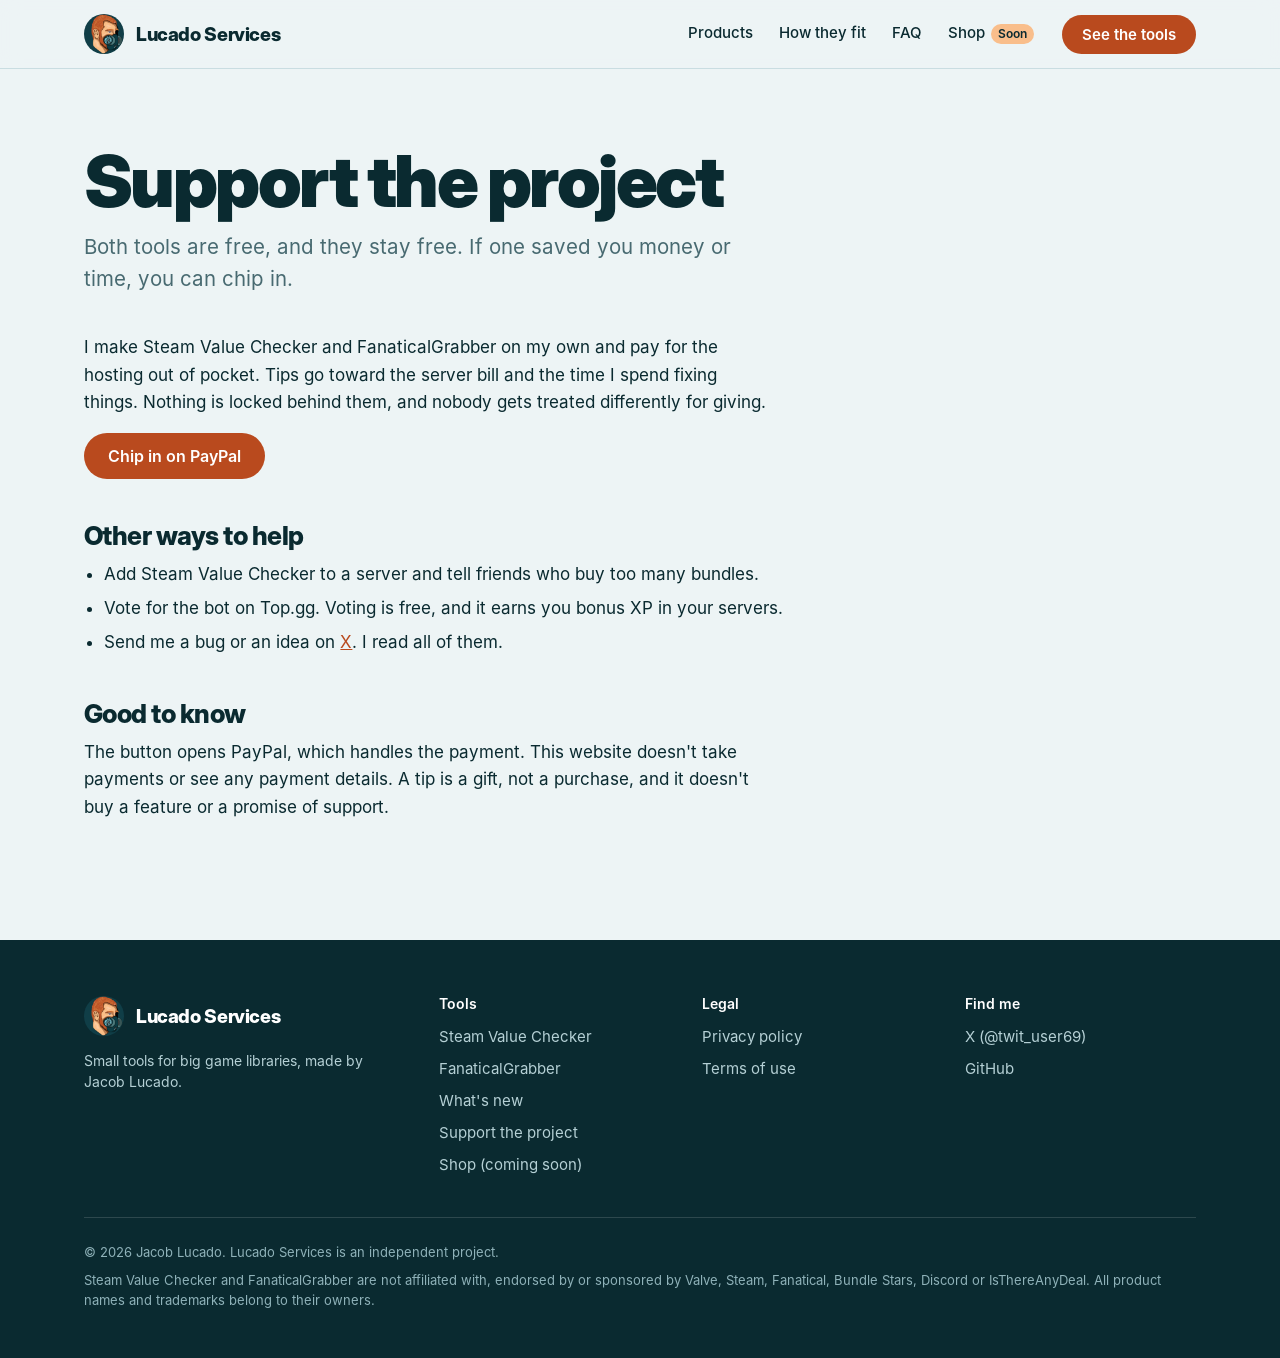
<file: support.html>
<!doctype html>
<html lang="en">
<head>
<meta charset="utf-8">
<meta name="viewport" content="width=device-width, initial-scale=1">
<title>Support the project | Lucado Services</title>
<meta name="description" content="Both tools are free. If one saved you money or time, you can chip in toward keeping them running.">
<meta name="robots" content="index,follow,max-image-preview:large">
<link rel="canonical" href="https://jacob-lucado.github.io/LucadoServices/support.html">
<meta name="theme-color" content="#0a2a30">
<meta name="author" content="Jacob Lucado">
<link rel="icon" href="favicon.ico" sizes="any">
<link rel="icon" type="image/svg+xml" href="favicon.svg">
<link rel="icon" type="image/png" sizes="32x32" href="favicon-32.png">
<link rel="apple-touch-icon" href="apple-touch-icon.png">
<link rel="manifest" href="site.webmanifest">
<link rel="preload" href="assets/fonts/inter-display-900.woff" as="font" type="font/woff" crossorigin>
<link rel="stylesheet" href="assets/css/site.css">

<meta property="og:type" content="website">
<meta property="og:site_name" content="Lucado Services">
<meta property="og:title" content="Support the project | Lucado Services">
<meta property="og:description" content="Both tools are free. If one saved you money or time, you can chip in toward keeping them running.">
<meta property="og:url" content="https://jacob-lucado.github.io/LucadoServices/support.html">
<meta property="og:image" content="https://jacob-lucado.github.io/LucadoServices/assets/img/og-lucado-services.png">
<meta property="og:image:width" content="1200">
<meta property="og:image:height" content="630">
<meta property="og:image:alt" content="Lucado Services: Steam Value Checker and FanaticalGrabber">
<meta name="twitter:card" content="summary_large_image">
<meta name="twitter:title" content="Support the project | Lucado Services">
<meta name="twitter:description" content="Both tools are free. If one saved you money or time, you can chip in toward keeping them running.">
<meta name="twitter:image" content="https://jacob-lucado.github.io/LucadoServices/assets/img/og-lucado-services.png">
</head>
<body>
<a class="skip" href="#main">Skip to content</a>
<header class="top">
  <div class="wrap">
    <a class="brand" href="./"><img src="assets/img/jacob-lucado-256.png" width="40" height="40" alt="">Lucado Services</a>
    <nav class="nav" aria-label="Main">
      <a href="#products">Products</a>
      <a href="#how">How they fit</a>
      <a href="#faq">FAQ</a>
      <a class="keep" href="shop/">Shop<span class="soon">Soon</span></a>
    </nav>
    <a class="btn btn-hair" href="#products">See the tools</a>
  </div>
</header>

<main id="main">
<section class="page-head"><div class="wrap"><h1>Support the project</h1><p class="updated lede" style="margin:0">Both tools are free, and they stay free. If one saved you money or time, you can chip in.</p></div></section>
<section class="legal"><div class="wrap"><div class="body">

<p>I make Steam Value Checker and FanaticalGrabber on my own and pay for the hosting out of pocket. Tips go toward the server bill and the time I spend fixing things. Nothing is locked behind them, and nobody gets treated differently for giving.</p>

<p><a class="btn btn-hair" href="https://www.paypal.com/paypalme/Lucadosus" rel="noopener">Chip in on PayPal</a></p>

<h2>Other ways to help</h2>
<ul>
  <li>Add Steam Value Checker to a server and tell friends who buy too many bundles.</li>
  <li>Vote for the bot on Top.gg. Voting is free, and it earns you bonus XP in your servers.</li>
  <li>Send me a bug or an idea on <a href="https://x.com/twit_user69">X</a>. I read all of them.</li>
</ul>

<h2>Good to know</h2>
<p>The button opens PayPal, which handles the payment. This website doesn't take payments or see any payment details. A tip is a gift, not a purchase, and it doesn't buy a feature or a promise of support.</p>

</div></div></section>
</main>
<footer class="foot">
  <div class="wrap">
    <div class="grid">
      <div>
        <a class="brand" href="./"><img src="assets/img/jacob-lucado-256.png" width="40" height="40" alt="">Lucado Services</a>
        <p class="small" style="max-width:34ch">Small tools for big game libraries, made by Jacob Lucado.</p>
      </div>
      <div>
        <h3>Tools</h3>
        <ul>
          <li><a href="https://steamvaluechecker.com/">Steam Value Checker</a></li>
          <li><a href="https://jacob-lucado.github.io/FanaticalGrabber/">FanaticalGrabber</a></li>
          <li><a href="news.html">What's new</a></li>
          <li><a href="support.html">Support the project</a></li>
          <li><a href="shop/">Shop (coming soon)</a></li>
        </ul>
      </div>
      <div>
        <h3>Legal</h3>
        <ul>
          <li><a href="privacy.html">Privacy policy</a></li>
          <li><a href="terms.html">Terms of use</a></li>
        </ul>
      </div>
      <div>
        <h3>Find me</h3>
        <ul>
          <li><a href="https://x.com/twit_user69">X (@twit_user69)</a></li>
          <li><a href="https://github.com/Jacob-Lucado">GitHub</a></li>
        </ul>
      </div>
    </div>
    <div class="fine">
      <p>&copy; 2026 Jacob Lucado. Lucado Services is an independent project.</p>
      <p>Steam Value Checker and FanaticalGrabber are not affiliated with, endorsed by or sponsored by Valve, Steam, Fanatical, Bundle Stars, Discord or IsThereAnyDeal. All product names and trademarks belong to their owners.</p>
    </div>
  </div>
</footer>
<script src="assets/js/live.js" defer></script>
</body>
</html>
</file>
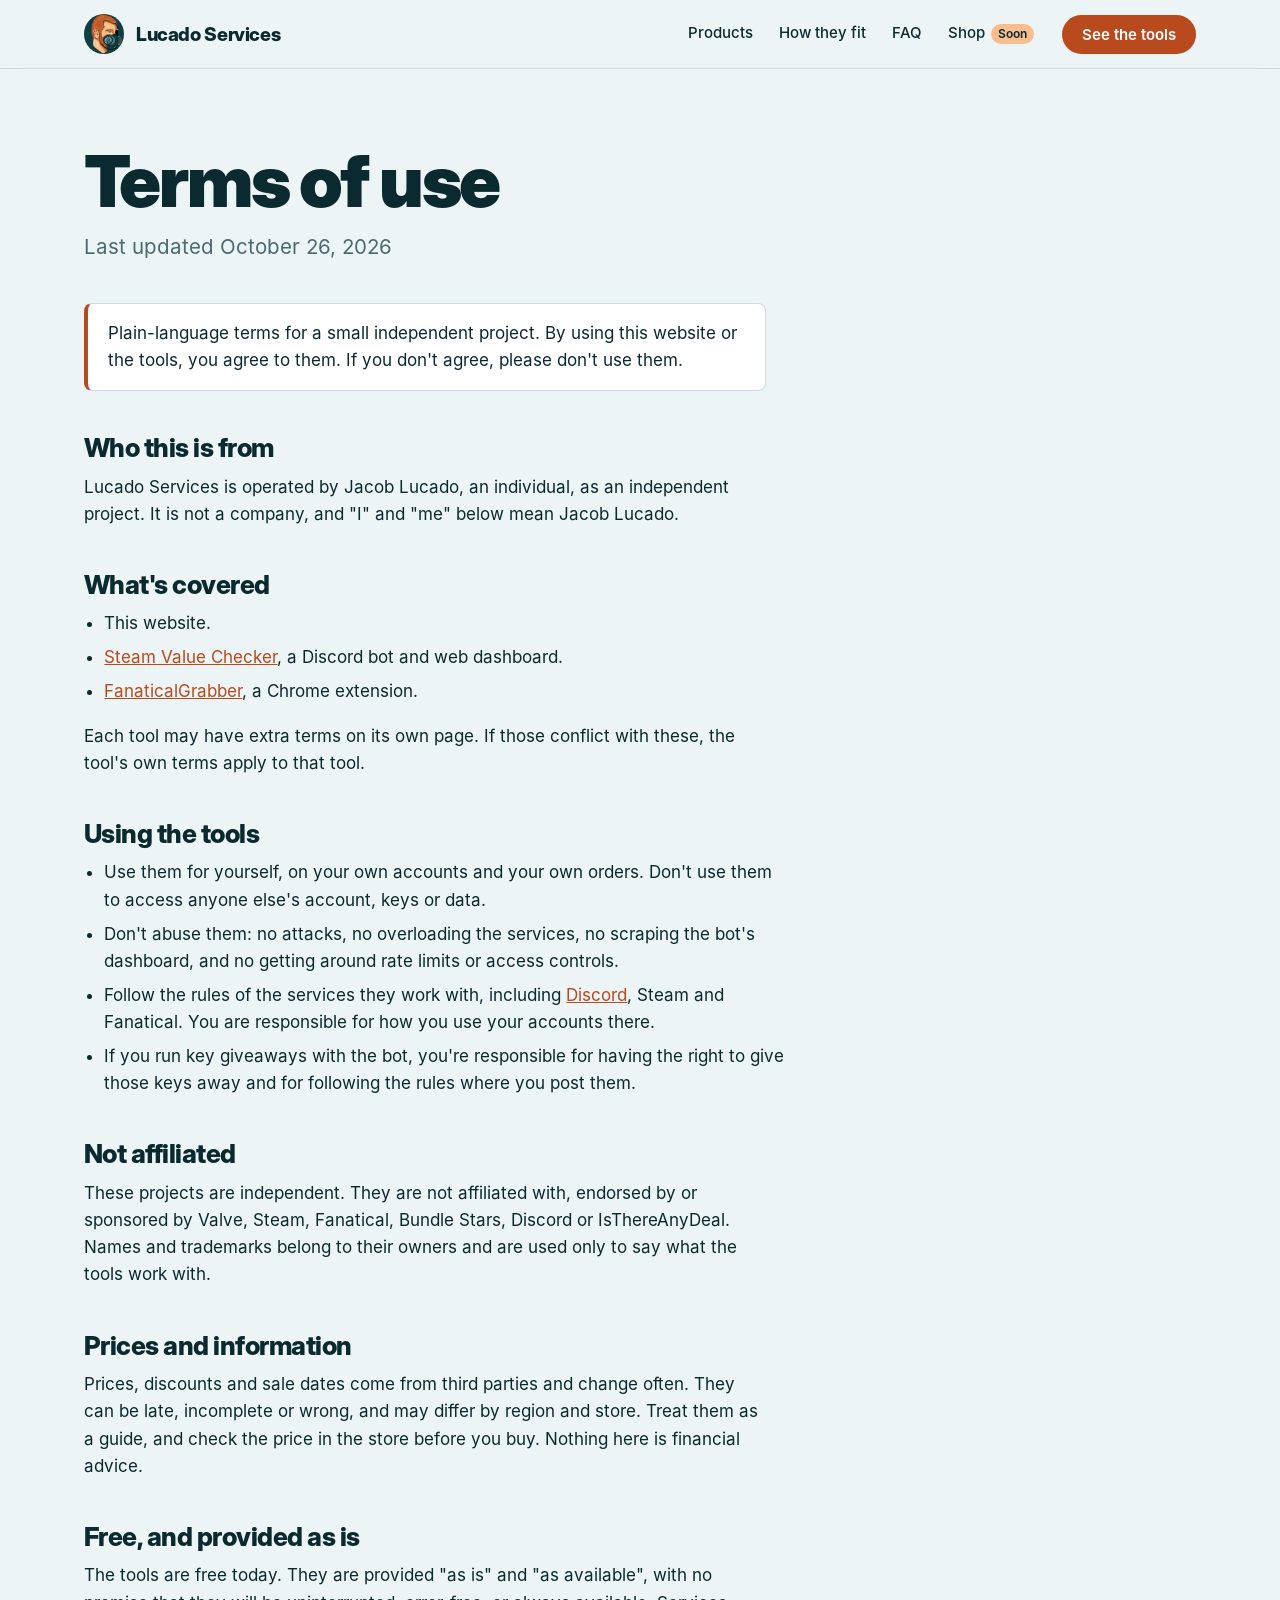
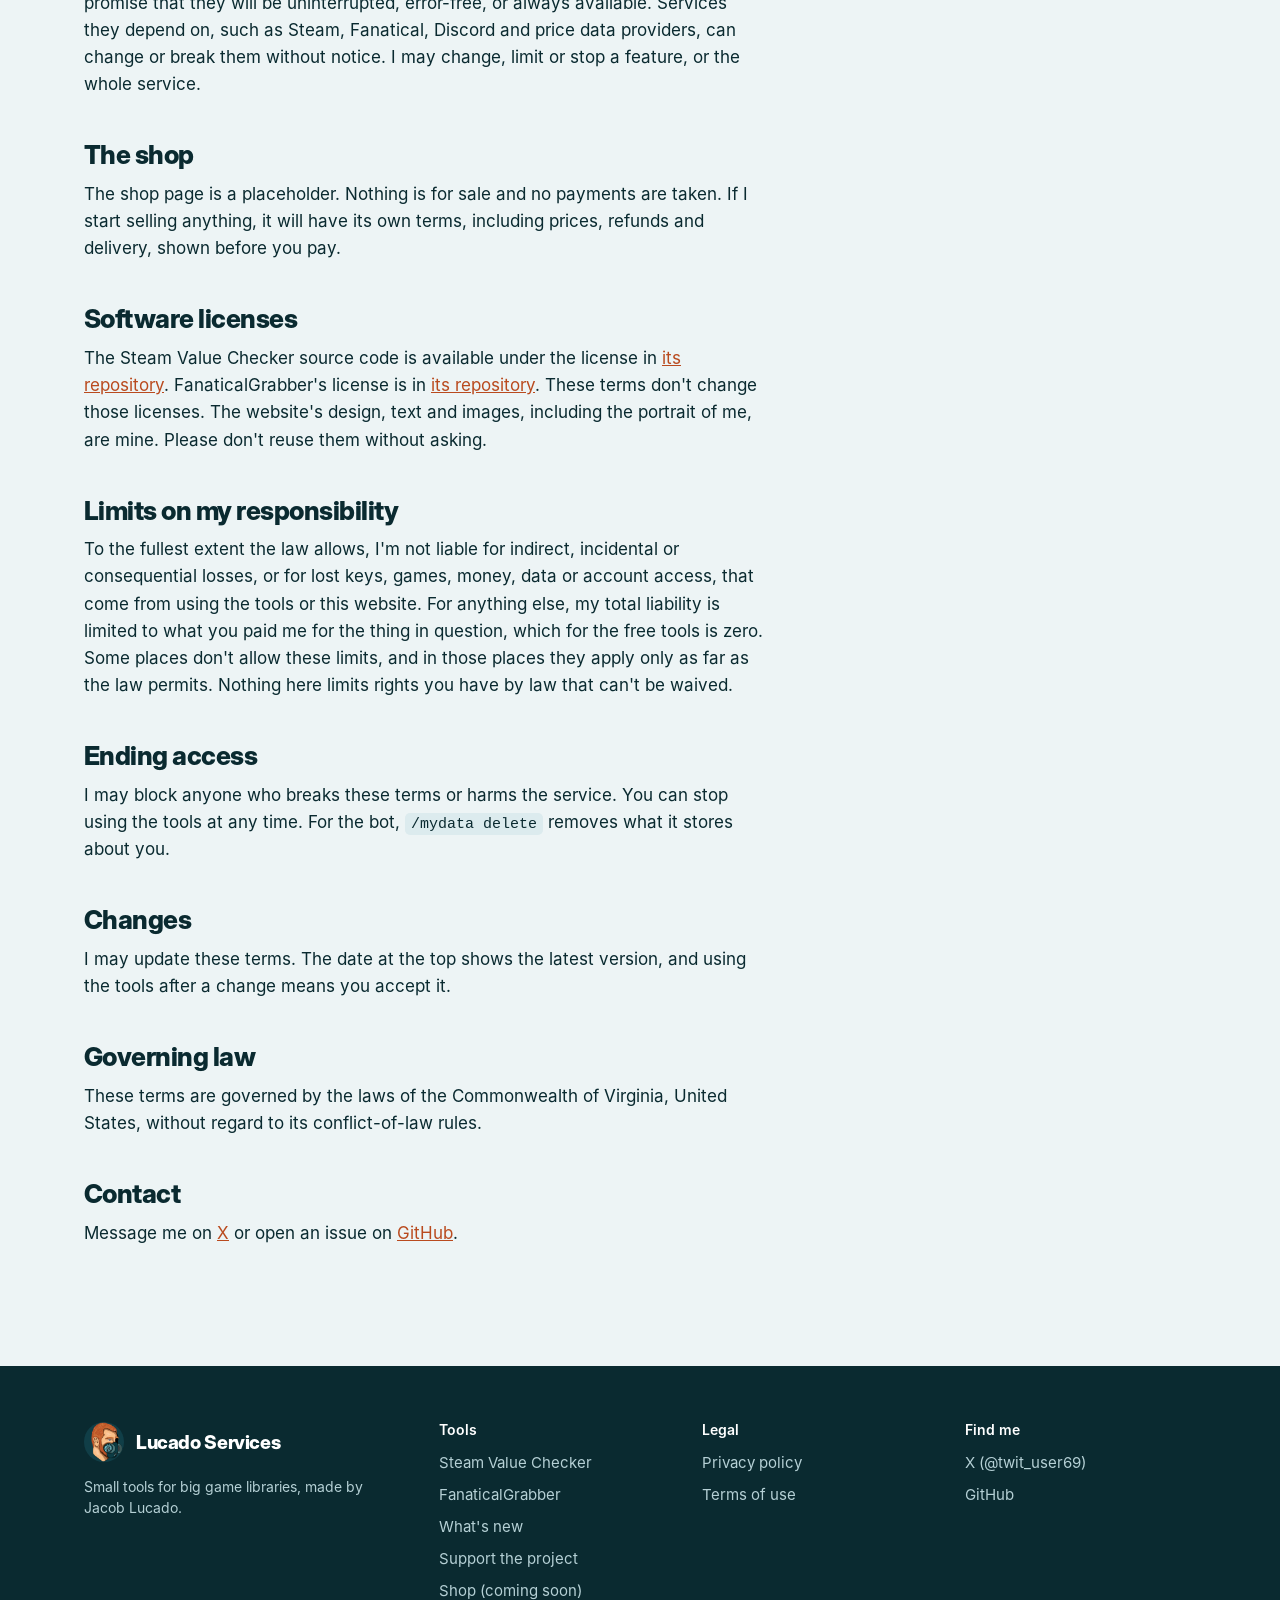
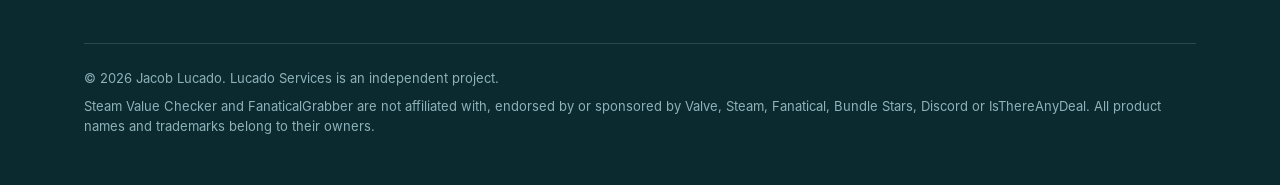
<file: terms.html>
<!doctype html>
<html lang="en">
<head>
<meta charset="utf-8">
<meta name="viewport" content="width=device-width, initial-scale=1">
<title>Terms of use | Lucado Services</title>
<meta name="description" content="The terms for using the Lucado Services website, Steam Value Checker and FanaticalGrabber.">
<meta name="robots" content="index,follow,max-image-preview:large">
<link rel="canonical" href="https://jacob-lucado.github.io/LucadoServices/terms.html">
<meta name="theme-color" content="#0a2a30">
<meta name="author" content="Jacob Lucado">
<link rel="icon" href="favicon.ico" sizes="any">
<link rel="icon" type="image/svg+xml" href="favicon.svg">
<link rel="icon" type="image/png" sizes="32x32" href="favicon-32.png">
<link rel="apple-touch-icon" href="apple-touch-icon.png">
<link rel="manifest" href="site.webmanifest">
<link rel="preload" href="assets/fonts/inter-display-900.woff" as="font" type="font/woff" crossorigin>
<link rel="stylesheet" href="assets/css/site.css">

<meta property="og:type" content="website">
<meta property="og:site_name" content="Lucado Services">
<meta property="og:title" content="Terms of use | Lucado Services">
<meta property="og:description" content="The terms for using the Lucado Services website, Steam Value Checker and FanaticalGrabber.">
<meta property="og:url" content="https://jacob-lucado.github.io/LucadoServices/terms.html">
<meta property="og:image" content="https://jacob-lucado.github.io/LucadoServices/assets/img/og-lucado-services.png">
<meta property="og:image:width" content="1200">
<meta property="og:image:height" content="630">
<meta property="og:image:alt" content="Lucado Services: Steam Value Checker and FanaticalGrabber">
<meta name="twitter:card" content="summary_large_image">
<meta name="twitter:title" content="Terms of use | Lucado Services">
<meta name="twitter:description" content="The terms for using the Lucado Services website, Steam Value Checker and FanaticalGrabber.">
<meta name="twitter:image" content="https://jacob-lucado.github.io/LucadoServices/assets/img/og-lucado-services.png">
</head>
<body>
<a class="skip" href="#main">Skip to content</a>
<header class="top">
  <div class="wrap">
    <a class="brand" href="./"><img src="assets/img/jacob-lucado-256.png" width="40" height="40" alt="">Lucado Services</a>
    <nav class="nav" aria-label="Main">
      <a href="#products">Products</a>
      <a href="#how">How they fit</a>
      <a href="#faq">FAQ</a>
      <a class="keep" href="shop/">Shop<span class="soon">Soon</span></a>
    </nav>
    <a class="btn btn-hair" href="#products">See the tools</a>
  </div>
</header>

<main id="main">
<section class="page-head"><div class="wrap"><h1>Terms of use</h1><p class="updated lede" style="margin:0">Last updated October 26, 2026</p></div></section>
<section class="legal"><div class="wrap"><div class="body">

<div class="callout"><p>Plain-language terms for a small independent project. By using this website or the tools, you agree to them. If you don't agree, please don't use them.</p></div>

<h2>Who this is from</h2>
<p>Lucado Services is operated by Jacob Lucado, an individual, as an independent project. It is not a company, and "I" and "me" below mean Jacob Lucado.</p>

<h2>What's covered</h2>
<ul>
  <li>This website.</li>
  <li><a href="https://steamvaluechecker.com/">Steam Value Checker</a>, a Discord bot and web dashboard.</li>
  <li><a href="https://jacob-lucado.github.io/FanaticalGrabber/">FanaticalGrabber</a>, a Chrome extension.</li>
</ul>
<p>Each tool may have extra terms on its own page. If those conflict with these, the tool's own terms apply to that tool.</p>

<h2>Using the tools</h2>
<ul>
  <li>Use them for yourself, on your own accounts and your own orders. Don't use them to access anyone else's account, keys or data.</li>
  <li>Don't abuse them: no attacks, no overloading the services, no scraping the bot's dashboard, and no getting around rate limits or access controls.</li>
  <li>Follow the rules of the services they work with, including <a href="https://discord.com/terms">Discord</a>, Steam and Fanatical. You are responsible for how you use your accounts there.</li>
  <li>If you run key giveaways with the bot, you're responsible for having the right to give those keys away and for following the rules where you post them.</li>
</ul>

<h2>Not affiliated</h2>
<p>These projects are independent. They are not affiliated with, endorsed by or sponsored by Valve, Steam, Fanatical, Bundle Stars, Discord or IsThereAnyDeal. Names and trademarks belong to their owners and are used only to say what the tools work with.</p>

<h2>Prices and information</h2>
<p>Prices, discounts and sale dates come from third parties and change often. They can be late, incomplete or wrong, and may differ by region and store. Treat them as a guide, and check the price in the store before you buy. Nothing here is financial advice.</p>

<h2>Free, and provided as is</h2>
<p>The tools are free today. They are provided "as is" and "as available", with no promise that they will be uninterrupted, error-free, or always available. Services they depend on, such as Steam, Fanatical, Discord and price data providers, can change or break them without notice. I may change, limit or stop a feature, or the whole service.</p>

<h2>The shop</h2>
<p>The shop page is a placeholder. Nothing is for sale and no payments are taken. If I start selling anything, it will have its own terms, including prices, refunds and delivery, shown before you pay.</p>

<h2>Software licenses</h2>
<p>The Steam Value Checker source code is available under the license in <a href="https://github.com/Jacob-Lucado/SteamValueChecker">its repository</a>. FanaticalGrabber's license is in <a href="https://github.com/Jacob-Lucado/FanaticalGrabber">its repository</a>. These terms don't change those licenses. The website's design, text and images, including the portrait of me, are mine. Please don't reuse them without asking.</p>

<h2>Limits on my responsibility</h2>
<p>To the fullest extent the law allows, I'm not liable for indirect, incidental or consequential losses, or for lost keys, games, money, data or account access, that come from using the tools or this website. For anything else, my total liability is limited to what you paid me for the thing in question, which for the free tools is zero. Some places don't allow these limits, and in those places they apply only as far as the law permits. Nothing here limits rights you have by law that can't be waived.</p>

<h2>Ending access</h2>
<p>I may block anyone who breaks these terms or harms the service. You can stop using the tools at any time. For the bot, <code>/mydata delete</code> removes what it stores about you.</p>

<h2>Changes</h2>
<p>I may update these terms. The date at the top shows the latest version, and using the tools after a change means you accept it.</p>

<h2>Governing law</h2>
<p>These terms are governed by the laws of the Commonwealth of Virginia, United States, without regard to its conflict-of-law rules.</p>

<h2>Contact</h2>
<p>Message me on <a href="https://x.com/twit_user69">X</a> or open an issue on <a href="https://github.com/Jacob-Lucado">GitHub</a>.</p>

</div></div></section>
</main>
<footer class="foot">
  <div class="wrap">
    <div class="grid">
      <div>
        <a class="brand" href="./"><img src="assets/img/jacob-lucado-256.png" width="40" height="40" alt="">Lucado Services</a>
        <p class="small" style="max-width:34ch">Small tools for big game libraries, made by Jacob Lucado.</p>
      </div>
      <div>
        <h3>Tools</h3>
        <ul>
          <li><a href="https://steamvaluechecker.com/">Steam Value Checker</a></li>
          <li><a href="https://jacob-lucado.github.io/FanaticalGrabber/">FanaticalGrabber</a></li>
          <li><a href="news.html">What's new</a></li>
          <li><a href="support.html">Support the project</a></li>
          <li><a href="shop/">Shop (coming soon)</a></li>
        </ul>
      </div>
      <div>
        <h3>Legal</h3>
        <ul>
          <li><a href="privacy.html">Privacy policy</a></li>
          <li><a href="terms.html">Terms of use</a></li>
        </ul>
      </div>
      <div>
        <h3>Find me</h3>
        <ul>
          <li><a href="https://x.com/twit_user69">X (@twit_user69)</a></li>
          <li><a href="https://github.com/Jacob-Lucado">GitHub</a></li>
        </ul>
      </div>
    </div>
    <div class="fine">
      <p>&copy; 2026 Jacob Lucado. Lucado Services is an independent project.</p>
      <p>Steam Value Checker and FanaticalGrabber are not affiliated with, endorsed by or sponsored by Valve, Steam, Fanatical, Bundle Stars, Discord or IsThereAnyDeal. All product names and trademarks belong to their owners.</p>
    </div>
  </div>
</footer>
</body>
</html>
</file>
<file: assets/css/site.css>
/* Lucado Services. Palette taken from the avatar: hair orange, respirator teal, lens cyan. */
@font-face{font-family:"Inter";font-weight:400;font-style:normal;font-display:swap;src:url(../fonts/inter-400.woff) format("woff")}
@font-face{font-family:"Inter";font-weight:500;font-style:normal;font-display:swap;src:url(../fonts/inter-500.woff) format("woff")}
@font-face{font-family:"Inter";font-weight:600;font-style:normal;font-display:swap;src:url(../fonts/inter-600.woff) format("woff")}
@font-face{font-family:"Inter Display";font-weight:800;font-style:normal;font-display:swap;src:url(../fonts/inter-display-800.woff) format("woff")}
@font-face{font-family:"Inter Display";font-weight:900;font-style:normal;font-display:swap;src:url(../fonts/inter-display-900.woff) format("woff")}
@font-face{font-family:"Receipt";font-weight:400;font-style:normal;font-display:swap;src:url(../fonts/mono-400.woff) format("woff")}
@font-face{font-family:"Receipt";font-weight:700;font-style:normal;font-display:swap;src:url(../fonts/mono-700.woff) format("woff")}

:root{
  --ink:#0a2a30; --ink-2:#103e47; --ink-3:#1b5a66;
  --paper:#edf4f5; --card:#ffffff; --line:#c9dde1; --muted:#486a71;
  --hair:#b94a1e; --hair-hi:#e0703a; --peach:#f9be8b; --peach-soft:#fde6d0;
  --cyan:#6ec8dd; --cyan-deep:#0e6075;
  --display:"Inter Display","Inter",system-ui,-apple-system,"Segoe UI",Roboto,sans-serif;
  --text:"Inter",system-ui,-apple-system,"Segoe UI",Roboto,sans-serif;
  --mono:"Receipt","Liberation Mono","Courier New",monospace;
  --r-s:8px; --r-m:14px; --r-l:28px;
}
*{box-sizing:border-box}
html{scroll-behavior:smooth;-webkit-text-size-adjust:100%}
body{margin:0;background:var(--paper);color:var(--ink);font:400 17px/1.6 var(--text);-webkit-font-smoothing:antialiased}
img{max-width:100%;display:block}
a{color:var(--hair)}
a:hover{color:var(--ink)}
:focus-visible{outline:3px solid var(--cyan-deep);outline-offset:3px;border-radius:4px}
.on-dark :focus-visible{outline-color:var(--cyan)}
.skip{position:absolute;left:-9999px;top:8px;background:var(--ink);color:#fff;padding:10px 16px;border-radius:var(--r-s);z-index:100}
.skip:focus{left:8px}
.wrap{max-width:1160px;margin:0 auto;padding:0 24px}

h1,h2,h3{font-family:var(--display);color:inherit;margin:0}
h1{font-weight:900;font-size:clamp(44px,7.4vw,92px);line-height:.96;letter-spacing:-.035em}
h2{font-weight:800;font-size:clamp(32px,4.4vw,54px);line-height:1.02;letter-spacing:-.03em}
h3{font-weight:800;font-size:22px;line-height:1.15;letter-spacing:-.02em}
p{margin:0 0 1em;max-width:62ch}
.lede{font-size:clamp(18px,1.6vw,21px);line-height:1.55;color:var(--muted);max-width:52ch}
.small{font-size:14px;line-height:1.5}

/* Buttons */
.btn{display:inline-flex;align-items:center;gap:8px;padding:13px 22px;border-radius:999px;font:600 16px/1 var(--text);text-decoration:none;border:2px solid transparent;cursor:pointer;transition:background-color .15s,color .15s,border-color .15s}
.btn-hair{background:var(--hair);color:#fff}
.btn-hair:hover{background:var(--ink);color:#fff}
.btn-ink{background:var(--ink);color:#fff}
.btn-ink:hover{background:var(--ink-3);color:#fff}
.btn-line{border-color:var(--ink);color:var(--ink);background:transparent}
.btn-line:hover{background:var(--ink);color:#fff}
.btn-cyan{background:var(--cyan);color:var(--ink)}
.btn-cyan:hover{background:#fff;color:var(--ink)}
.btn-ghost-dark{border-color:rgba(255,255,255,.4);color:#fff;background:transparent}
.btn-ghost-dark:hover{background:#fff;color:var(--ink)}
.btn[aria-disabled="true"]{opacity:.55;pointer-events:none}
.btns{display:flex;flex-wrap:wrap;gap:12px}

/* Header */
.top{position:sticky;top:0;z-index:20;background:rgba(237,244,245,.92);-webkit-backdrop-filter:blur(10px);backdrop-filter:blur(10px);border-bottom:1px solid var(--line)}
.top .wrap{display:flex;align-items:center;gap:28px;height:68px}
.brand{display:flex;align-items:center;gap:12px;color:var(--ink);text-decoration:none;font:800 19px/1 var(--display);letter-spacing:-.02em}
.brand:hover{color:var(--ink)}
.brand img{width:40px;height:40px;border-radius:50%;background:var(--ink-2);object-fit:cover}
.nav{display:flex;gap:26px;margin-left:auto}
.nav a{color:var(--ink);text-decoration:none;font-weight:500;font-size:15px;padding:6px 0;border-bottom:2px solid transparent}
.nav a:hover,.nav a[aria-current="page"]{border-bottom-color:var(--hair)}
.soon{display:inline-block;margin-left:6px;padding:2px 7px;border-radius:999px;background:var(--peach);color:var(--ink);font-size:12px;font-weight:600;line-height:1.3}
.top .btn{padding:10px 18px;font-size:15px}

/* Hero */
.hero{padding:clamp(40px,7vw,96px) 0 clamp(56px,8vw,104px)}
.hero .wrap{display:grid;grid-template-columns:minmax(0,1.12fr) minmax(0,.88fr);gap:clamp(32px,6vw,88px);align-items:center}
.hero h1{margin-bottom:28px}
.hero .lede{margin-bottom:32px}
.assure{margin-top:22px;color:var(--muted);font-size:15px;max-width:48ch}

/* Receipt, the one memorable object */
.receipt-wrap{display:flex;justify-content:center}
.receipt{position:relative;width:100%;max-width:392px;background:#fff;color:var(--ink);font:400 14px/1.45 var(--mono);padding:26px 22px 34px;transform:rotate(1.6deg);
  box-shadow:0 1px 0 var(--line),0 24px 48px -18px rgba(10,42,48,.38);
  -webkit-mask:linear-gradient(#000,#000) top/100% calc(100% - 10px) no-repeat,conic-gradient(from -45deg at bottom,#0000,#000 1deg 89deg,#0000 90deg) bottom/20px 10px repeat-x;
  mask:linear-gradient(#000,#000) top/100% calc(100% - 10px) no-repeat,conic-gradient(from -45deg at bottom,#0000,#000 1deg 89deg,#0000 90deg) bottom/20px 10px repeat-x}
.rc-head{text-align:center;padding-bottom:14px;border-bottom:2px dashed var(--line);margin-bottom:12px}
.rc-head strong{display:block;font-size:16px;letter-spacing:.01em}
.rc-head span{color:var(--muted);font-size:12.5px}
.rc-cols,.rc-row{display:grid;grid-template-columns:1fr 62px 62px;gap:8px}
.rc-cols{color:var(--muted);font-size:12.5px;padding-bottom:6px}
.rc-cols span:nth-child(n+2),.rc-row span:nth-child(n+2){text-align:right}
.rc-row{padding:3px 0}
.rc-row .cheap{font-weight:700;color:var(--cyan-deep)}
.rc-total{margin-top:12px;padding-top:12px;border-top:2px dashed var(--line)}
.rc-line{display:flex;justify-content:space-between;gap:12px;padding:2px 0}
.rc-save{margin-top:12px;padding:10px 12px;background:var(--peach);border-radius:4px;display:flex;justify-content:space-between;align-items:baseline;font-weight:700}
.rc-save b{font-size:21px;letter-spacing:-.02em}
.rc-foot{margin-top:14px;text-align:center;color:var(--muted);font-size:12px}
@media (prefers-reduced-motion:no-preference){
  .receipt.print{animation:feed 1.9s cubic-bezier(.3,.7,.2,1) both}
  @keyframes feed{from{clip-path:inset(0 0 100% 0)}to{clip-path:inset(0 0 0 0)}}
}

/* Sections */
.section{padding:clamp(56px,8vw,112px) 0}
.section-head{max-width:760px;margin-bottom:clamp(32px,5vw,56px)}
.section-head h2{margin-bottom:16px}
.on-dark{background:var(--ink);color:#fff}
.on-dark .lede{color:#b5d0d5}
.on-dark a:not(.btn){color:var(--cyan)}
.on-dark a:not(.btn):hover{color:#fff}

/* Product panels */
.product{display:grid;grid-template-columns:minmax(0,1fr) minmax(0,.9fr);gap:clamp(28px,5vw,72px);align-items:center;border-radius:var(--r-l);padding:clamp(28px,5vw,64px)}
.product + .product{margin-top:24px}
.product.bot{background:var(--ink);color:#fff}
.product.grab{background:#fff;border:1px solid var(--line)}
.p-id{display:flex;align-items:center;gap:14px;margin-bottom:20px}
.p-id img{width:56px;height:56px;border-radius:14px}
.p-id .p-kind{display:block;color:var(--muted);font-size:14px;line-height:1.3}
.bot .p-id .p-kind{color:#9fc3ca}
.p-id h3{font-size:26px}
.product h2{font-size:clamp(30px,3.6vw,44px);margin-bottom:16px}
.product .lede{margin-bottom:24px}
.ticks{list-style:none;margin:0 0 28px;padding:0;display:grid;gap:10px}
.ticks li{position:relative;padding-left:30px;max-width:54ch}
.ticks li::before{content:"";position:absolute;left:0;top:.42em;width:16px;height:9px;border-left:3px solid var(--hair);border-bottom:3px solid var(--hair);transform:rotate(-48deg)}
.bot .ticks li::before{border-color:var(--cyan)}
.meta-line{margin:18px 0 0;color:var(--muted);font-size:14px}
.bot .meta-line{color:#9fc3ca}

/* Discord reply mock */
.dc{background:#1e1f22;border-radius:var(--r-m);padding:18px;color:#dbdee1;font:400 14px/1.45 var(--text);box-shadow:0 18px 40px -20px rgba(0,0,0,.7)}
.dc-cmd{color:#949ba4;margin-bottom:12px;font-size:13px}
.dc-cmd b{color:#dbdee1;font-weight:600}
.dc-embed{background:#2b2d31;border-left:4px solid var(--cyan);border-radius:4px;padding:14px 16px}
.dc-embed h4{margin:0 0 10px;font:700 15px/1.3 var(--text);color:#fff}
.dc-grid{display:grid;grid-template-columns:repeat(3,1fr);gap:10px 14px}
.dc-grid dt{color:#949ba4;font-size:12px}
.dc-grid dd{margin:2px 0 0;font:700 15px/1.2 var(--text);color:#fff}
.dc-verdict{margin:14px 0 0;padding-top:12px;border-top:1px solid #3f4147;color:#b5bac1;font-size:13.5px;max-width:none}
.dc-verdict b{color:var(--cyan)}

/* Extension panel mock (rebuilt from the real popup) */
.ext{max-width:312px;margin:0 auto;background:#1e1e1e;border-radius:14px;overflow:hidden;box-shadow:0 22px 44px -18px rgba(10,42,48,.55);font:400 14px/1.3 "Segoe UI",var(--text)}
.ext-h{background:#ff9800;color:#000;font-weight:700;font-size:16px;text-align:center;padding:14px}
.ext-b{padding:12px;display:grid;gap:10px}
.ext-b span{display:block;text-align:center;font-weight:700;padding:14px 10px;border-radius:9px;background:#444;color:#fff}
.ext-b .o{background:#ff9800;color:#000}
.ext-b .s{background:#1b2838;color:#66c0f4}
.ext-b .x{background:#1da1f2;color:#fff}
.ext-v{text-align:center;color:#8d8d8d;font-size:12px;padding:0 0 14px}

/* How it fits together: a real sequence */
.steps{list-style:none;margin:0;padding:0;display:grid;grid-template-columns:repeat(3,minmax(0,1fr));gap:0;counter-reset:s}
.steps li{position:relative;padding:0 28px 0 0}
.steps li::before{counter-increment:s;content:counter(s);display:grid;place-items:center;width:44px;height:44px;border-radius:50%;background:var(--hair);color:#fff;font:800 19px/1 var(--display);margin-bottom:20px;position:relative;z-index:1}
.steps li:not(:last-child)::after{content:"";position:absolute;top:21px;left:54px;right:10px;height:2px;background:repeating-linear-gradient(90deg,var(--cyan) 0 8px,transparent 8px 16px)}
.steps h3{margin-bottom:8px}
.steps p{color:#b5d0d5;margin:0}
.steps code,.faq code,.legal code{font:500 .9em var(--mono);background:rgba(110,200,221,.16);padding:2px 6px;border-radius:5px}
.faq code,.legal code{background:#dcebee}

/* Shop teaser */
.shopband{background:var(--peach);border-radius:var(--r-l);padding:clamp(28px,5vw,64px);display:grid;grid-template-columns:minmax(0,1fr) auto;gap:32px;align-items:center}
.shopband h2{margin-bottom:12px}
.shopband p{margin:0;max-width:52ch}

/* About */
.about{display:grid;grid-template-columns:200px minmax(0,1fr);gap:clamp(24px,4vw,56px);align-items:center}
.about img{width:200px;height:200px;border-radius:50%;background:var(--ink-2)}
.about h2{margin-bottom:14px}
.links{display:flex;flex-wrap:wrap;gap:8px 22px;margin-top:6px;padding:0;list-style:none}

/* FAQ */
.faq{max-width:820px}
.faq details{border-top:1px solid var(--line);padding:4px 0}
.faq details:last-child{border-bottom:1px solid var(--line)}
.faq summary{cursor:pointer;list-style:none;padding:18px 40px 18px 0;font:700 19px/1.3 var(--display);letter-spacing:-.01em;position:relative}
.faq summary::-webkit-details-marker{display:none}
.faq summary::after{content:"+";position:absolute;right:4px;top:50%;transform:translateY(-50%);font:500 28px/1 var(--text);color:var(--hair);transition:transform .2s}
.faq details[open] summary::after{transform:translateY(-50%) rotate(45deg)}
.faq details p{color:var(--muted);padding-bottom:18px;margin:0}

/* Footer */
.foot :focus-visible{outline-color:var(--cyan)}
.foot{background:var(--ink);color:#b5d0d5;padding:56px 0 40px;font-size:15px}
.foot .grid{display:grid;grid-template-columns:minmax(0,1.4fr) repeat(3,minmax(0,1fr));gap:32px}
.foot .brand{color:#fff;margin-bottom:14px}
.foot .brand:hover{color:#fff}
.foot h3{font:600 14px/1.2 var(--text);color:#fff;letter-spacing:0;margin-bottom:12px}
.foot ul{list-style:none;margin:0;padding:0;display:grid;gap:8px}
.foot a{color:#b5d0d5;text-decoration:none}
.foot a:hover{color:#fff;text-decoration:underline}
.fine{margin-top:40px;padding-top:24px;border-top:1px solid rgba(255,255,255,.14);font-size:13px;line-height:1.55;color:#8fb2b9}
.fine p{max-width:none;margin:0 0 8px}

/* Inner pages: legal, shop, 404 */
.page-head{padding:clamp(40px,6vw,80px) 0 clamp(24px,4vw,40px)}
.page-head h1{font-size:clamp(40px,6vw,72px);margin-bottom:16px}
.legal{padding-bottom:clamp(56px,8vw,112px)}
.legal .body{max-width:740px}
.legal h2{font-size:26px;letter-spacing:-.02em;margin:44px 0 12px}
.legal ul{padding-left:1.2em;margin:0 0 1em}
.legal li{margin-bottom:.4em;max-width:62ch}
.legal .updated{color:var(--muted);font-size:15px}
.legal .callout{background:#fff;border:1px solid var(--line);border-left:4px solid var(--hair);border-radius:var(--r-s);padding:16px 20px;margin:0 0 1.4em;max-width:62ch}
.legal .callout p{margin:0}
.shop-grid{display:grid;grid-template-columns:repeat(3,minmax(0,1fr));gap:20px;margin:8px 0 0;padding:0;list-style:none}
.slot{border:2px dashed #9dbcc2;border-radius:var(--r-m);padding:22px;min-height:290px;display:flex;flex-direction:column;background:rgba(255,255,255,.5)}
.slot .ph{aspect-ratio:4/3;border-radius:var(--r-s);background:repeating-linear-gradient(135deg,#dcebee 0 12px,#e8f2f4 12px 24px);margin-bottom:18px}
.slot h3{font-size:19px;margin-bottom:4px}
.slot p{color:var(--muted);font-size:15px;margin:0 0 14px}
.slot .price{margin-top:auto;font:700 15px var(--mono);color:var(--muted)}
.notfound{min-height:62vh;display:grid;align-items:center}

/* Responsive */
@media (max-width:960px){
  .hero .wrap,.product,.shopband{grid-template-columns:1fr}
  .receipt-wrap{margin-top:8px}
  .steps{grid-template-columns:1fr;gap:34px}
  .steps li{padding:0 0 0 64px}
  .steps li::before{position:absolute;left:0;top:0;margin:0}
  .steps li:not(:last-child)::after{top:48px;bottom:-30px;left:21px;right:auto;width:2px;height:auto;background:repeating-linear-gradient(180deg,var(--cyan) 0 8px,transparent 8px 16px)}
  .shop-grid{grid-template-columns:1fr 1fr}
  .foot .grid{grid-template-columns:1fr 1fr}
}
@media (max-width:640px){
  body{font-size:16px}
  .wrap{padding:0 18px}
  .nav a:not(.keep){display:none}
  .nav{gap:16px}
  .top .wrap{gap:14px}
  .top .btn{display:none}
  .about{grid-template-columns:1fr}
  .about img{width:140px;height:140px}
  .shop-grid{grid-template-columns:1fr}
  .dc-grid{grid-template-columns:repeat(2,1fr)}
  .receipt{transform:none;font-size:13px}
  .rc-cols,.rc-row{grid-template-columns:1fr 50px 58px;gap:6px}
  .foot .grid{grid-template-columns:1fr}
}
@media (prefers-reduced-motion:reduce){html{scroll-behavior:auto}*{transition:none!important;animation:none!important}}
@media print{.top,.foot .grid,.btns{display:none}body{background:#fff}}

/* live numbers strip and the What's new page */
.live{padding:0 0 clamp(28px,4vw,48px)}
.live .wrap{display:flex;flex-wrap:wrap;align-items:center;gap:10px 28px;border-top:1px solid rgba(10,42,48,.14);border-bottom:1px solid rgba(10,42,48,.14);padding-top:16px;padding-bottom:16px}
.live-label{margin:0;font-size:13px;font-weight:600;letter-spacing:.06em;text-transform:uppercase;opacity:.7}
.live ul{display:flex;flex-wrap:wrap;gap:6px 28px;margin:0;padding:0;list-style:none}
.live li b{font-size:22px;letter-spacing:-.02em;margin-right:6px}
.live a{margin-left:auto;font-weight:600}
.news article{padding:0 0 28px;margin:0 0 28px;border-bottom:1px solid rgba(10,42,48,.12)}
.news article:last-child{border-bottom:0}
.news h2{margin:0 0 4px}
.news-date{margin:0 0 12px;font-size:14px;opacity:.65}
.news ul{margin:0;padding-left:20px}
.news li{margin:0 0 8px}
.news code{font:500 .9em var(--mono);background:#dcebee;padding:2px 6px;border-radius:5px}
</file>
